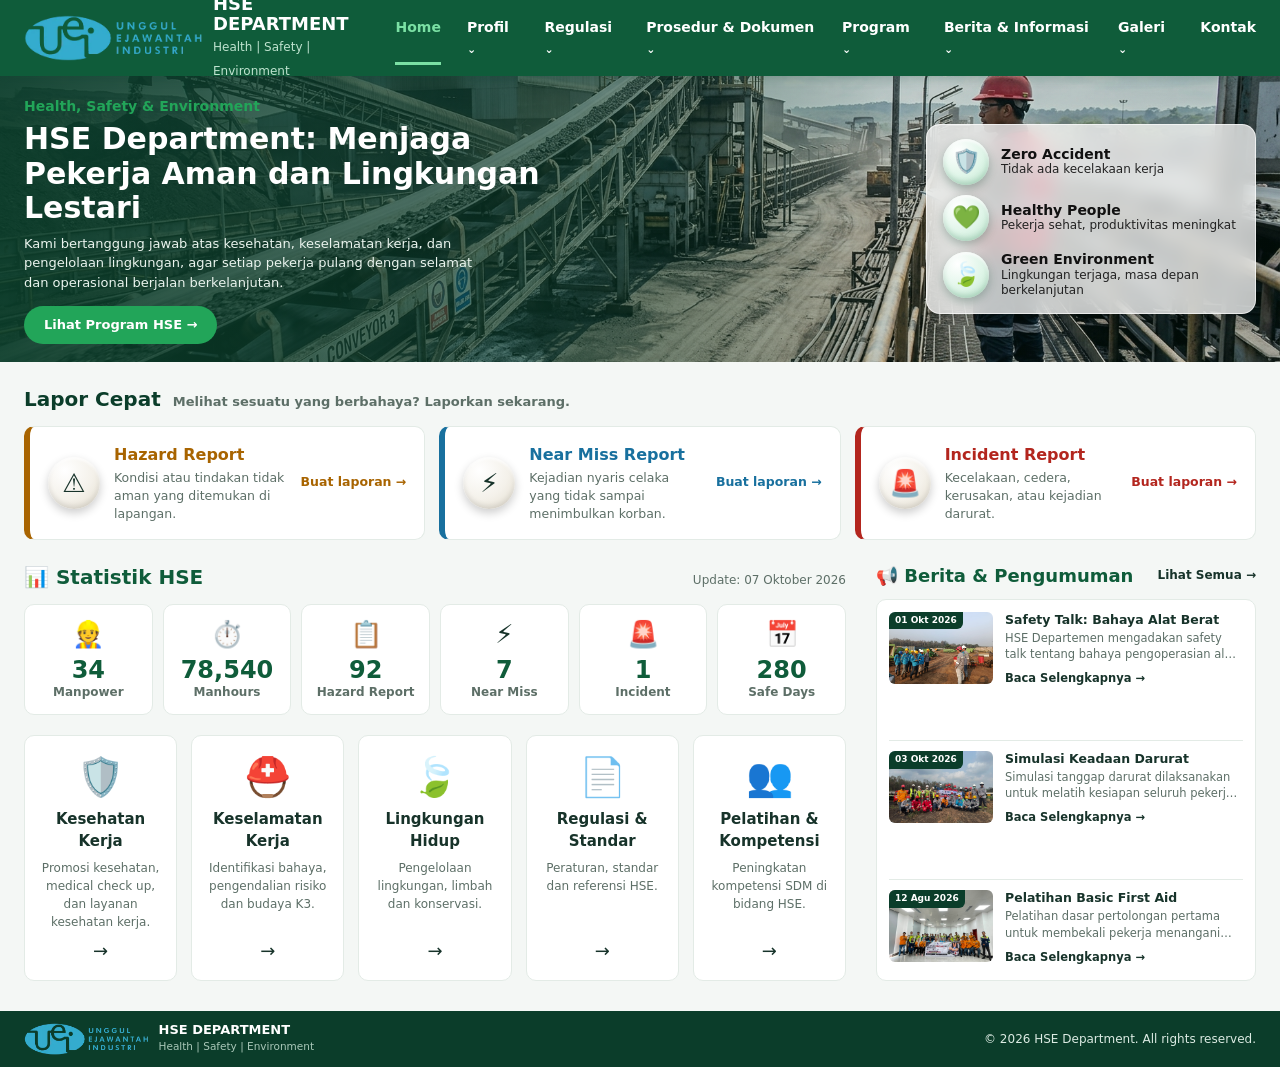
<file: index.html>
<!DOCTYPE html>
<html lang="id">
<head>
<meta charset="UTF-8">
<meta name="viewport" content="width=device-width, initial-scale=1">
<title>HSE Department | Menjaga Pekerja Aman dan Lingkungan Lestari</title>
<meta name="description" content="Portal HSE Department: kesehatan kerja, keselamatan kerja, dan lingkungan hidup.">
<link rel="stylesheet" href="assets/css/global.css">
<link rel="stylesheet" href="assets/css/home.css">
<link rel="stylesheet" href="assets/css/laporan.css">
</head>
<body>

<header class="site-header">
  <div class="wrap bar">
    <a class="brand" href="index.html">
      <img class="logo-img" src="assets/img/logo.png" alt="Logo HSE Department" height="46">
      <span><b>HSE DEPARTMENT</b><small>Health | Safety | Environment</small></span>
    </a>
    <button class="burger" aria-label="Menu" aria-expanded="false">&#9776;</button>
    <nav class="nav" aria-label="Menu utama">
      <ul>
        <li><a class="on" href="index.html">Home</a></li>
        <li class="dd"><a href="profil.html">Profil</a>
          <ul class="sub"><li><a href="profil.html#visi">Visi &amp; Misi</a></li><li><a href="profil.html#struktur">Struktur Organisasi</a></li></ul></li>
        <li class="dd"><a href="regulasi.html">Regulasi</a>
          <ul class="sub"><li><a href="regulasi.html#pemerintah">Peraturan Pemerintah</a></li><li><a href="regulasi.html#internal">Kebijakan Internal</a></li></ul></li>
        <li class="dd"><a href="dokumen.html">Prosedur &amp; Dokumen</a>
          <ul class="sub"><li><a href="dokumen.html#sop">SOP &amp; JSA</a></li><li><a href="dokumen.html#formulir">Formulir</a></li></ul></li>
        <li class="dd"><a href="program.html">Program</a>
          <ul class="sub"><li><a href="program.html#keselamatan">Program K3</a></li><li><a href="program.html#lingkungan">Program Lingkungan</a></li><li><a href="program.html#inspeksi">Inspeksi</a></li></ul></li>
        <li class="dd"><a href="berita.html">Berita &amp; Informasi</a>
          <ul class="sub"><li><a href="berita.html">Berita</a></li><li><a href="berita.html#pengumuman">Pengumuman</a></li></ul></li>
        <li class="dd"><a href="galeri.html">Galeri</a>
          <ul class="sub"><li><a href="galeri.html#foto">Foto</a></li><li><a href="galeri.html#video">Video</a></li></ul></li>
        <li><a href="kontak.html">Kontak</a></li>
      </ul>
    </nav>
  </div>
</header>

<main>
  <section class="hero">
    <div class="wrap hero-in">
      <div>
        <small>Health, Safety &amp; Environment</small>
        <h1>HSE Department: Menjaga Pekerja Aman dan Lingkungan Lestari</h1>
        <p>Kami bertanggung jawab atas kesehatan, keselamatan kerja, dan pengelolaan lingkungan, agar setiap pekerja pulang dengan selamat dan operasional berjalan berkelanjutan.</p>
        <a class="btn" href="program.html">Lihat Program HSE &rarr;</a>
      </div>
      <ul class="pillars">
        <li><i>&#128737;&#65039;</i><div><b>Zero Accident</b><span>Tidak ada kecelakaan kerja</span></div></li>
        <li><i>&#128154;</i><div><b>Healthy People</b><span>Pekerja sehat, produktivitas meningkat</span></div></li>
        <li><i>&#127811;</i><div><b>Green Environment</b><span>Lingkungan terjaga, masa depan berkelanjutan</span></div></li>
      </ul>
    </div>
  </section>

  <section class="wrap rpt" aria-label="Buat laporan">
    <h2 class="rpt-h">Lapor Cepat <span>Melihat sesuatu yang berbahaya? Laporkan sekarang.</span></h2>
    <div class="rpt-grid">
      <a class="rpt-card hz" href="hazard.html"><i>&#9888;&#65039;</i><div><b>Hazard Report</b><p>Kondisi atau tindakan tidak aman yang ditemukan di lapangan.</p></div><em>Buat laporan &rarr;</em></a>
      <a class="rpt-card nm" href="nearmiss.html"><i>&#9889;</i><div><b>Near Miss Report</b><p>Kejadian nyaris celaka yang tidak sampai menimbulkan korban.</p></div><em>Buat laporan &rarr;</em></a>
      <a class="rpt-card ic" href="incident.html"><i>&#128680;</i><div><b>Incident Report</b><p>Kecelakaan, cedera, kerusakan, atau kejadian darurat.</p></div><em>Buat laporan &rarr;</em></a>
    </div>
  </section>

  <div class="wrap layout">
    <div>
      <section class="stats-sec" aria-label="Statistik HSE">
        <div class="stats-h"><h2>&#128202; Statistik HSE</h2><span>Update: 07 Oktober 2026</span></div>
        <div class="stats">
          <div class="stat"><i>&#128119;</i><b>34</b><span>Manpower</span></div>
          <div class="stat"><i>&#9201;&#65039;</i><b>78,540</b><span>Manhours</span></div>
          <div class="stat"><i>&#128203;</i><b>92</b><span>Hazard Report</span></div>
          <div class="stat"><i>&#9889;</i><b>7</b><span>Near Miss</span></div>
          <div class="stat"><i>&#128680;</i><b>1</b><span>Incident</span></div>
          <div class="stat"><i>&#128197;</i><b>280</b><span>Safe Days</span></div>
        </div>
      </section>

      <section class="cats" aria-label="Kategori HSE">
        <a class="cat" href="program.html#kesehatan"><i>&#128737;&#65039;</i><b>Kesehatan Kerja</b><span>Promosi kesehatan, medical check up, dan layanan kesehatan kerja.</span><em>&rarr;</em></a>
        <a class="cat" href="program.html#keselamatan"><i>&#9937;&#65039;</i><b>Keselamatan Kerja</b><span>Identifikasi bahaya, pengendalian risiko dan budaya K3.</span><em>&rarr;</em></a>
        <a class="cat" href="program.html#lingkungan"><i>&#127811;</i><b>Lingkungan Hidup</b><span>Pengelolaan lingkungan, limbah dan konservasi.</span><em>&rarr;</em></a>
        <a class="cat" href="regulasi.html"><i>&#128196;</i><b>Regulasi &amp; Standar</b><span>Peraturan, standar dan referensi HSE.</span><em>&rarr;</em></a>
        <a class="cat" href="program.html#pelatihan"><i>&#128101;</i><b>Pelatihan &amp; Kompetensi</b><span>Peningkatan kompetensi SDM di bidang HSE.</span><em>&rarr;</em></a>
      </section>
    </div>

    <aside>
      <div class="sec-h"><h2>&#128226; Berita &amp; Pengumuman</h2><a href="berita.html">Lihat Semua &rarr;</a></div>
      <div class="panel news">
        <article class="item">
          <div class="thumb"><img src="assets/img/berita-1.jpg" alt="Safety Talk: Bahaya Alat Berat" width="104" height="72" loading="lazy" onerror="this.remove()"><time>01 Okt 2026</time></div>
          <div><h3>Safety Talk: Bahaya Alat Berat</h3><p>HSE Departemen mengadakan safety talk tentang bahaya pengoperasian alat berat dan pentingnya menjaga jarak aman di area kerja.</p><a class="more" href="berita.html">Baca Selengkapnya &rarr;</a></div>
        </article>
        <article class="item">
          <div class="thumb"><img src="assets/img/berita-2.jpg" alt="Simulasi Keadaan Darurat" width="104" height="72" loading="lazy" onerror="this.remove()"><time>03 Okt 2026</time></div>
          <div><h3>Simulasi Keadaan Darurat</h3><p>Simulasi tanggap darurat dilaksanakan untuk melatih kesiapan seluruh pekerja dalam prosedur evakuasi dan penanganan keadaan darurat.</p><a class="more" href="berita.html">Baca Selengkapnya &rarr;</a></div>
        </article>
        <article class="item">
          <div class="thumb"><img src="assets/img/berita-3.jpg" alt="Pelatihan Basic First Aid" width="104" height="72" loading="lazy" onerror="this.remove()"><time>12 Agu 2026</time></div>
          <div><h3>Pelatihan Basic First Aid</h3><p>Pelatihan dasar pertolongan pertama untuk membekali pekerja menangani kecelakaan kerja sebelum bantuan medis tiba.</p><a class="more" href="berita.html">Baca Selengkapnya &rarr;</a></div>
        </article>
      </div>
    </aside>
  </div>
</main>

<footer class="site-footer">
  <div class="wrap foot">
    <div class="brand">
      <img class="logo-img" src="assets/img/logo-footer.png" alt="Logo HSE Department" height="32">
      <span><b>HSE DEPARTMENT</b><small>Health | Safety | Environment</small></span>
    </div>
    <span class="copy">&copy; 2026 HSE Department. All rights reserved.</span>
  </div>
</footer>

<script src="assets/js/global.js"></script>
</body>
</html>
</file>
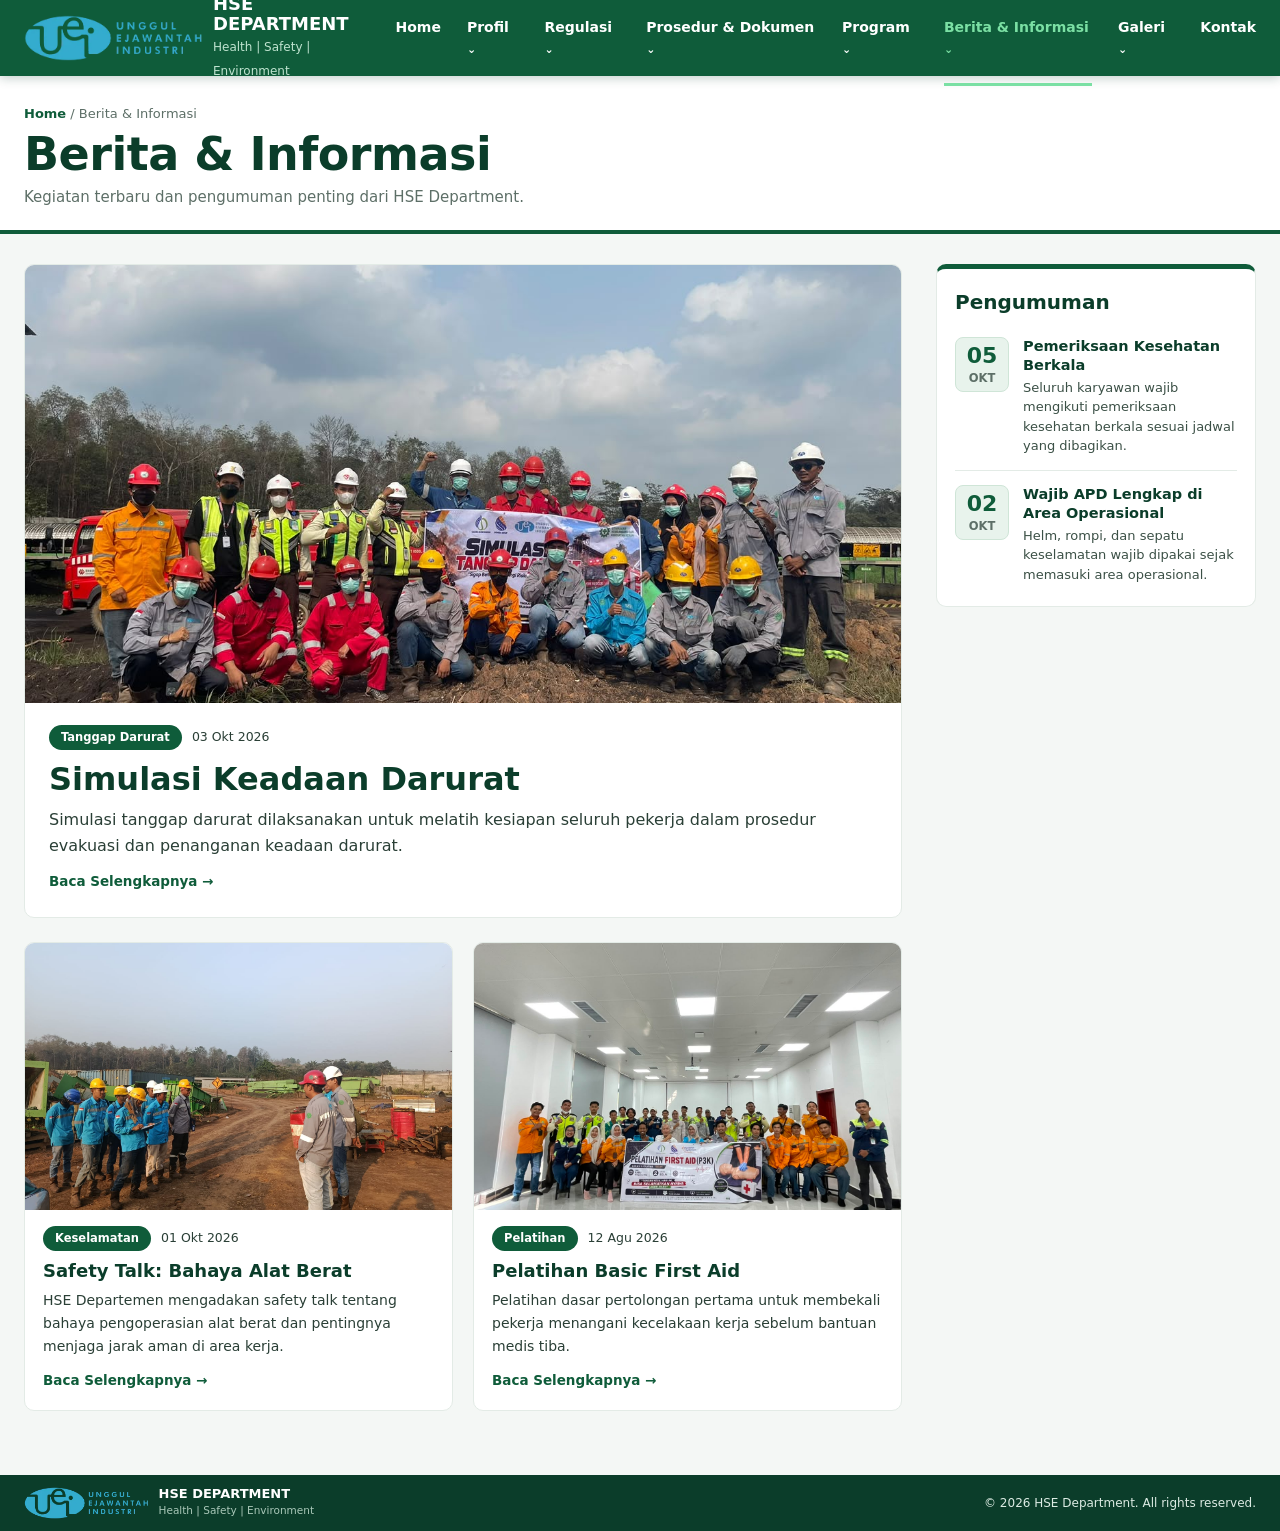
<file: berita.html>
<!DOCTYPE html>
<html lang="id">
<head>
<meta charset="UTF-8">
<meta name="viewport" content="width=device-width, initial-scale=1">
<title>Berita &amp; Informasi | HSE Department</title>
<meta name="description" content="Berita kegiatan dan pengumuman terbaru dari HSE Department.">
<link rel="stylesheet" href="assets/css/global.css">
<link rel="stylesheet" href="assets/css/berita.css">
</head>
<body>

<header class="site-header">
  <div class="wrap bar">
    <a class="brand" href="index.html">
      <img class="logo-img" src="assets/img/logo.png" alt="Logo HSE Department" height="46">
      <span><b>HSE DEPARTMENT</b><small>Health | Safety | Environment</small></span>
    </a>
    <button class="burger" aria-label="Menu" aria-expanded="false">&#9776;</button>
    <nav class="nav" aria-label="Menu utama">
      <ul>
        <li><a href="index.html">Home</a></li>
        <li class="dd"><a href="profil.html">Profil</a>
          <ul class="sub"><li><a href="profil.html#visi">Visi &amp; Misi</a></li><li><a href="profil.html#struktur">Struktur Organisasi</a></li></ul></li>
        <li class="dd"><a href="regulasi.html">Regulasi</a>
          <ul class="sub"><li><a href="regulasi.html#pemerintah">Peraturan Pemerintah</a></li><li><a href="regulasi.html#internal">Kebijakan Internal</a></li></ul></li>
        <li class="dd"><a href="dokumen.html">Prosedur &amp; Dokumen</a>
          <ul class="sub"><li><a href="dokumen.html#sop">SOP &amp; JSA</a></li><li><a href="dokumen.html#formulir">Formulir</a></li></ul></li>
        <li class="dd"><a href="program.html">Program</a>
          <ul class="sub"><li><a href="program.html#keselamatan">Program K3</a></li><li><a href="program.html#lingkungan">Program Lingkungan</a></li><li><a href="program.html#inspeksi">Inspeksi</a></li></ul></li>
        <li class="dd"><a class="on" href="berita.html">Berita &amp; Informasi</a>
          <ul class="sub"><li><a href="berita.html">Berita</a></li><li><a href="berita.html#pengumuman">Pengumuman</a></li></ul></li>
        <li class="dd"><a href="galeri.html">Galeri</a>
          <ul class="sub"><li><a href="galeri.html">Foto</a></li><li><a href="galeri.html#video">Video</a></li></ul></li>
        <li><a href="kontak.html">Kontak</a></li>
      </ul>
    </nav>
  </div>
</header>

<main>
  <section class="nw-head">
    <div class="wrap">
      <p class="crumb"><a href="index.html">Home</a> / Berita &amp; Informasi</p>
      <h1>Berita &amp; Informasi</h1>
      <p class="lead">Kegiatan terbaru dan pengumuman penting dari HSE Department.</p>
    </div>
  </section>

  <div class="wrap nw-body">

    <div class="nw-main" id="berita">

      <article class="feature">
        <div class="ph"><img src="assets/img/berita-2.jpg" alt="Simulasi Keadaan Darurat" onerror="this.remove()"></div>
        <div class="txt">
          <p class="meta"><span class="tag">Tanggap Darurat</span><time datetime="2026-10-03">03 Okt 2026</time></p>
          <h2>Simulasi Keadaan Darurat</h2>
          <p>Simulasi tanggap darurat dilaksanakan untuk melatih kesiapan seluruh pekerja dalam prosedur evakuasi dan penanganan keadaan darurat.</p>
          <details class="more"><summary>Baca Selengkapnya</summary>
            <div>
              <p>Kegiatan ini melatih pekerja mengenali tanda bahaya, menuju titik kumpul dengan tertib, dan melaporkan kondisi kepada petugas yang bertugas.</p>
              <p>Hasil simulasi dievaluasi bersama untuk memperbaiki prosedur dan memastikan setiap pekerja memahami perannya saat keadaan darurat terjadi.</p>
            </div>
          </details>
        </div>
      </article>

      <div class="nw-grid">
        <article class="card">
          <div class="ph"><img src="assets/img/berita-1.jpg" alt="Safety Talk: Bahaya Alat Berat" loading="lazy" onerror="this.remove()"></div>
          <div class="txt">
            <p class="meta"><span class="tag">Keselamatan</span><time datetime="2026-10-01">01 Okt 2026</time></p>
            <h3>Safety Talk: Bahaya Alat Berat</h3>
            <p>HSE Departemen mengadakan safety talk tentang bahaya pengoperasian alat berat dan pentingnya menjaga jarak aman di area kerja.</p>
            <details class="more"><summary>Baca Selengkapnya</summary>
              <div>
                <p>Pekerja diingatkan untuk selalu berkomunikasi dengan operator, tidak berdiri di area buta alat, dan mematuhi rambu serta jalur yang telah ditentukan.</p>
              </div>
            </details>
          </div>
        </article>

        <article class="card">
          <div class="ph"><img src="assets/img/berita-3.jpg" alt="Pelatihan Basic First Aid" loading="lazy" onerror="this.remove()"></div>
          <div class="txt">
            <p class="meta"><span class="tag">Pelatihan</span><time datetime="2026-08-12">12 Agu 2026</time></p>
            <h3>Pelatihan Basic First Aid</h3>
            <p>Pelatihan dasar pertolongan pertama untuk membekali pekerja menangani kecelakaan kerja sebelum bantuan medis tiba.</p>
            <details class="more"><summary>Baca Selengkapnya</summary>
              <div>
                <p>Materi mencakup penilaian kondisi korban, penanganan luka dan perdarahan, serta cara meminta bantuan medis dengan cepat dan tepat.</p>
              </div>
            </details>
          </div>
        </article>
      </div>

    </div>

    <aside class="board" id="pengumuman">
      <h2>Pengumuman</h2>
      <ul>
        <li><div class="date"><b>05</b><span>Okt</span></div><div><h3>Pemeriksaan Kesehatan Berkala</h3><p>Seluruh karyawan wajib mengikuti pemeriksaan kesehatan berkala sesuai jadwal yang dibagikan.</p></div></li>
        <li><div class="date"><b>02</b><span>Okt</span></div><div><h3>Wajib APD Lengkap di Area Operasional</h3><p>Helm, rompi, dan sepatu keselamatan wajib dipakai sejak memasuki area operasional.</p></div></li>
      </ul>
    </aside>

  </div>
</main>

<footer class="site-footer">
  <div class="wrap foot">
    <div class="brand">
      <img class="logo-img" src="assets/img/logo-footer.png" alt="Logo HSE Department" height="32">
      <span><b>HSE DEPARTMENT</b><small>Health | Safety | Environment</small></span>
    </div>
    <span class="copy">&copy; 2026 HSE Department. All rights reserved.</span>
  </div>
</footer>

<script src="assets/js/global.js"></script>
</body>
</html>
</file>
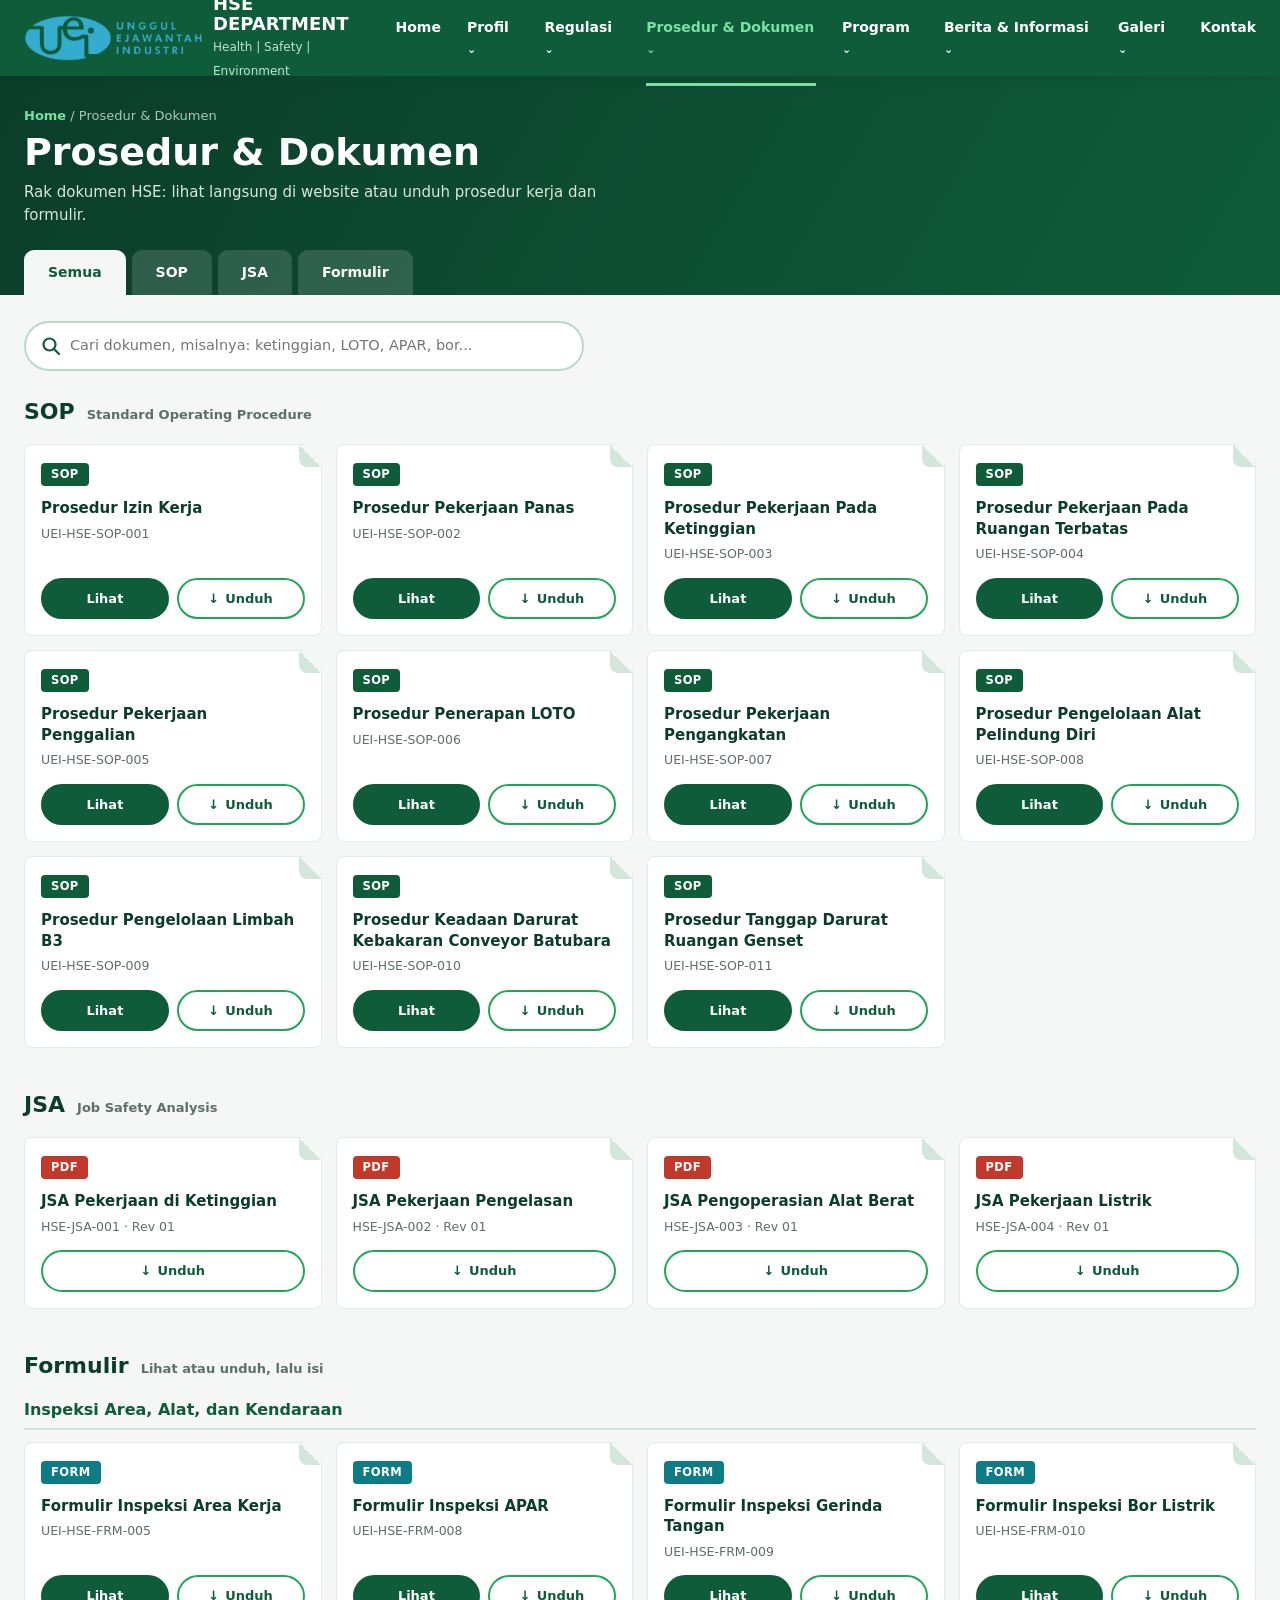
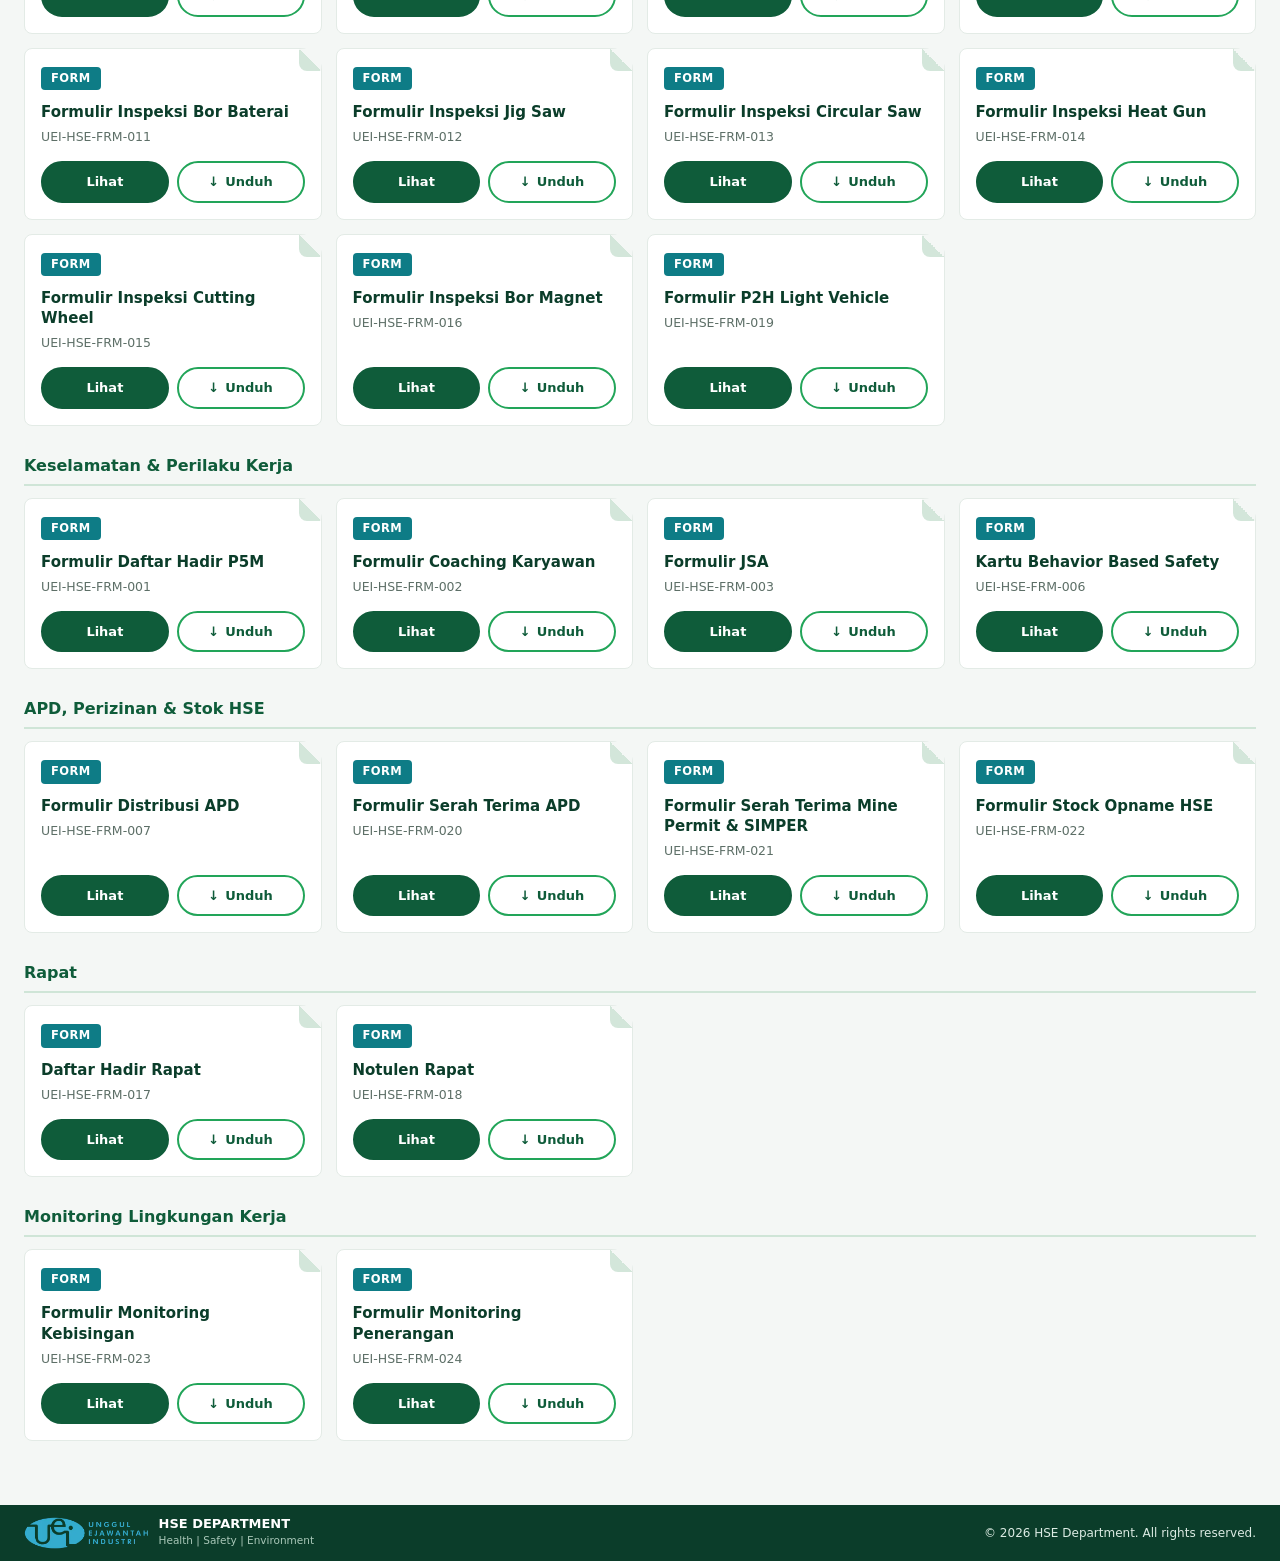
<file: dokumen.html>
<!DOCTYPE html>
<html lang="id">
<head>
<meta charset="UTF-8">
<meta name="viewport" content="width=device-width, initial-scale=1">
<title>Prosedur &amp; Dokumen | HSE Department</title>
<meta name="description" content="Rak dokumen HSE: SOP, JSA, dan formulir yang dapat dilihat dan diunduh.">
<link rel="stylesheet" href="assets/css/global.css">
<link rel="stylesheet" href="assets/css/dokumen.css">
</head>
<body>

<header class="site-header">
  <div class="wrap bar">
    <a class="brand" href="index.html">
      <img class="logo-img" src="assets/img/logo.png" alt="Logo HSE Department" height="46">
      <span><b>HSE DEPARTMENT</b><small>Health | Safety | Environment</small></span>
    </a>
    <button class="burger" aria-label="Menu" aria-expanded="false">&#9776;</button>
    <nav class="nav" aria-label="Menu utama">
      <ul>
        <li><a href="index.html">Home</a></li>
        <li class="dd"><a href="profil.html">Profil</a>
          <ul class="sub"><li><a href="profil.html#visi">Visi &amp; Misi</a></li><li><a href="profil.html#struktur">Struktur Organisasi</a></li></ul></li>
        <li class="dd"><a href="regulasi.html">Regulasi</a>
          <ul class="sub"><li><a href="regulasi.html#pemerintah">Peraturan Pemerintah</a></li><li><a href="regulasi.html#internal">Kebijakan Internal</a></li></ul></li>
        <li class="dd"><a class="on" href="dokumen.html">Prosedur &amp; Dokumen</a>
          <ul class="sub"><li><a href="dokumen.html#sop">SOP &amp; JSA</a></li><li><a href="dokumen.html#formulir">Formulir</a></li></ul></li>
        <li class="dd"><a href="program.html">Program</a>
          <ul class="sub"><li><a href="program.html#keselamatan">Program K3</a></li><li><a href="program.html#lingkungan">Program Lingkungan</a></li><li><a href="program.html#inspeksi">Inspeksi</a></li></ul></li>
        <li class="dd"><a href="berita.html">Berita &amp; Informasi</a>
          <ul class="sub"><li><a href="berita.html">Berita</a></li><li><a href="berita.html#pengumuman">Pengumuman</a></li></ul></li>
        <li class="dd"><a href="galeri.html">Galeri</a>
          <ul class="sub"><li><a href="galeri.html#foto">Foto</a></li><li><a href="galeri.html#video">Video</a></li></ul></li>
        <li><a href="kontak.html">Kontak</a></li>
      </ul>
    </nav>
  </div>
</header>

<main>
  <section class="dk-head">
    <div class="wrap">
      <p class="crumb"><a href="index.html">Home</a> / Prosedur &amp; Dokumen</p>
      <h1>Prosedur &amp; Dokumen</h1>
      <p class="lead">Rak dokumen HSE: lihat langsung di website atau unduh prosedur kerja dan formulir.</p>
      <div class="dk-tabs" role="group" aria-label="Kategori dokumen">
        <button class="act" data-k="all">Semua</button>
        <button data-k="sop">SOP</button>
        <button data-k="jsa">JSA</button>
        <button data-k="formulir">Formulir</button>
      </div>
    </div>
  </section>

  <div class="wrap dk-body">

    <div class="dk-search">
      <input id="dq" type="search" placeholder="Cari dokumen, misalnya: ketinggian, LOTO, APAR, bor..." aria-label="Cari dokumen" autocomplete="off">
    </div>

    <section class="dk-sec" id="sop">
      <h2>SOP <span>Standard Operating Procedure</span></h2>
      <ul class="docs" id="sop-list"></ul>
    </section>

    <section class="dk-sec" id="jsa">
      <h2>JSA <span>Job Safety Analysis</span></h2>
      <ul class="docs">
        <li class="doc"><span class="fmt pdf">PDF</span><b>JSA Pekerjaan di Ketinggian</b><span class="no">HSE-JSA-001 &middot; Rev 01</span><a class="dl" href="files/hse-jsa-001.pdf" download>Unduh</a></li>
        <li class="doc"><span class="fmt pdf">PDF</span><b>JSA Pekerjaan Pengelasan</b><span class="no">HSE-JSA-002 &middot; Rev 01</span><a class="dl" href="files/hse-jsa-002.pdf" download>Unduh</a></li>
        <li class="doc"><span class="fmt pdf">PDF</span><b>JSA Pengoperasian Alat Berat</b><span class="no">HSE-JSA-003 &middot; Rev 01</span><a class="dl" href="files/hse-jsa-003.pdf" download>Unduh</a></li>
        <li class="doc"><span class="fmt pdf">PDF</span><b>JSA Pekerjaan Listrik</b><span class="no">HSE-JSA-004 &middot; Rev 01</span><a class="dl" href="files/hse-jsa-004.pdf" download>Unduh</a></li>
      </ul>
    </section>

    <section class="dk-sec" id="formulir">
      <h2>Formulir <span>Lihat atau unduh, lalu isi</span></h2>
      <div id="form-groups"></div>
    </section>

    <p class="dk-empty" id="dq-empty" hidden>Tidak ada dokumen yang cocok. Coba kata kunci lain.</p>

  </div>

  <dialog id="viewer" aria-label="Baca dokumen">
    <div class="v-bar">
      <b id="vt"></b>
      <div class="v-act">
        <a id="v-docx" download>Unduh DOCX</a>
        <a id="v-pdf" download>Unduh PDF</a>
        <button id="vx" type="button">Tutup</button>
      </div>
    </div>
    <iframe id="vframe" title="Isi dokumen"></iframe>
  </dialog>
</main>

<footer class="site-footer">
  <div class="wrap foot">
    <div class="brand">
      <img class="logo-img" src="assets/img/logo-footer.png" alt="Logo HSE Department" height="32">
      <span><b>HSE DEPARTMENT</b><small>Health | Safety | Environment</small></span>
    </div>
    <span class="copy">&copy; 2026 HSE Department. All rights reserved.</span>
  </div>
</footer>

<script src="assets/js/global.js"></script>
<script>
// DAFTAR DOKUMEN
// Tulis nama file persis (tanpa .docx / .pdf). Untuk menambah dokumen, cukup tambah satu baris.
// Setiap dokumen ada dua file di foldernya: .docx (untuk diunduh) dan .pdf (untuk dilihat di web).
//   SOP      -> folder files/sop/
//   Formulir -> folder files/formulir/
const SOP = [
  'UEI-HSE-SOP-001 Prosedur Izin Kerja',
  'UEI-HSE-SOP-002 Prosedur Pekerjaan Panas',
  'UEI-HSE-SOP-003 Prosedur Pekerjaan Pada Ketinggian',
  'UEI-HSE-SOP-004 Prosedur Pekerjaan Pada Ruangan Terbatas',
  'UEI-HSE-SOP-005 Prosedur Pekerjaan Penggalian',
  'UEI-HSE-SOP-006 Prosedur Penerapan LOTO',
  'UEI-HSE-SOP-007 Prosedur Pekerjaan Pengangkatan',
  'UEI-HSE-SOP-008 Prosedur Pengelolaan Alat Pelindung Diri',
  'UEI-HSE-SOP-009 Prosedur Pengelolaan Limbah B3',
  'UEI-HSE-SOP-010 Prosedur Keadaan Darurat Kebakaran Conveyor Batubara',
  'UEI-HSE-SOP-011 Prosedur Tanggap Darurat Ruangan Genset'
];

const FORM = [
  { judul: 'Inspeksi Area, Alat, dan Kendaraan', files: [
    'UEI-HSE-FRM-005 (Formulir Inspeksi Area Kerja)',
    'UEI-HSE-FRM-008 (Formulir Inspeksi APAR)',
    'UEI-HSE-FRM-009 (Formulir Inspeksi Gerinda Tangan)',
    'UEI-HSE-FRM-010 (Formulir Inspeksi Bor Listrik)',
    'UEI-HSE-FRM-011 (Formulir Inspeksi Bor Baterai)',
    'UEI-HSE-FRM-012 (Formulir Inspeksi Jig Saw)',
    'UEI-HSE-FRM-013 (Formulir Inspeksi Circular Saw)',
    'UEI-HSE-FRM-014 (Formulir Inspeksi Heat Gun)',
    'UEI-HSE-FRM-015 (Formulir Inspeksi Cutting Wheel)',
    'UEI-HSE-FRM-016 (Formulir Inspeksi Bor Magnet)',
    'UEI-HSE-FRM-019 (Formulir P2H Light Vehicle)'
  ]},
  { judul: 'Keselamatan & Perilaku Kerja', files: [
    'UEI-HSE-FRM-001 (Formulir Daftar Hadir P5M)',
    'UEI-HSE-FRM-002 (Formulir Coaching Karyawan)',
    'UEI-HSE-FRM-003 (Formulir JSA)',
    'UEI-HSE-FRM-006 (Kartu Behavior Based Safety)'
  ]},
  { judul: 'APD, Perizinan & Stok HSE', files: [
    'UEI-HSE-FRM-007 (Formulir Distribusi APD)',
    'UEI-HSE-FRM-020 (Formulir Serah Terima APD)',
    'UEI-HSE-FRM-021 (Formulir Serah Termia Mine Permit & SIMPER)',
    'UEI-HSE-FRM-022 (Formulir Stock Opname HSE)'
  ]},
  { judul: 'Rapat', files: [
    'UEI-HSE-FRM-017 (Daftar Hadir Rapat)',
    'UEI-HSE-FRM-018 (Notulen Rapat)'
  ]},
  { judul: 'Monitoring Lingkungan Kerja', files: [
    'UEI-HSE-FRM-023 (Formulir Monitoring Kebisingan)',
    'UEI-HSE-FRM-024 (Formulir Monitoring Penerangan)'
  ]}
];

// Judul tampilan yang diperbaiki (kunci = kode dokumen). Nama file tetap seperti aslinya.
const JUDUL = {
  'UEI-HSE-FRM-021': 'Formulir Serah Terima Mine Permit & SIMPER'
};

const path = (folder, base, ext) => 'files/' + folder + '/' + encodeURIComponent(base) + '.' + ext;

// Susun satu kotak dokumen: Lihat + Unduh
function kartu(folder, base, badge) {
  const code = base.split(' ')[0];
  const judul = JUDUL[code] || base.slice(code.length + 1).replace(/^\(|\)$/g, '');
  const li = document.createElement('li');
  li.className = 'doc';
  li.innerHTML = '<span class="fmt"></span><b></b><span class="no"></span>' +
    '<div class="btns"><button type="button" class="vw">Lihat</button><a class="dl" download>Unduh</a></div>';
  const fm = li.querySelector('.fmt');
  fm.classList.add(badge.cls);
  fm.textContent = badge.txt;
  li.querySelector('b').textContent = judul;
  li.querySelector('.no').textContent = code;
  li.querySelector('.dl').href = path(folder, base, 'docx');
  li.querySelector('.vw').addEventListener('click', () => bukaDokumen(folder, base, code + ' ' + judul));
  return li;
}

SOP.forEach((b) => document.getElementById('sop-list').append(kartu('sop', b, { cls: 'sop', txt: 'SOP' })));

FORM.forEach((g) => {
  const wrap = document.createElement('div');
  wrap.className = 'fgrp';
  const h = document.createElement('h3');
  h.textContent = g.judul;
  const ul = document.createElement('ul');
  ul.className = 'docs';
  g.files.forEach((b) => ul.append(kartu('formulir', b, { cls: 'frm', txt: 'FORM' })));
  wrap.append(h, ul);
  document.getElementById('form-groups').append(wrap);
});

// Jendela baca (PDF). Di HP dibuka di tab baru.
const dlg = document.getElementById('viewer');
const frame = document.getElementById('vframe');
function bukaDokumen(folder, base, judul) {
  const pdf = path(folder, base, 'pdf');
  if (window.matchMedia('(hover: none) and (pointer: coarse)').matches) {
    window.open(pdf, '_blank', 'noopener');
    return;
  }
  document.getElementById('vt').textContent = judul;
  document.getElementById('v-docx').href = path(folder, base, 'docx');
  document.getElementById('v-pdf').href = pdf;
  frame.src = pdf;
  dlg.showModal();
}
document.getElementById('vx').addEventListener('click', () => dlg.close());
dlg.addEventListener('close', () => { frame.src = 'about:blank'; });
dlg.addEventListener('click', (e) => { if (e.target === dlg) dlg.close(); });

// Tab kategori dan pencarian
const tabs = document.querySelectorAll('.dk-tabs button');
const secs = document.querySelectorAll('.dk-sec');
const dq = document.getElementById('dq');
let kat = 'all';

function apply() {
  const t = dq.value.trim().toLowerCase();
  let tampil = 0;
  secs.forEach((s) => {
    const aktif = kat === 'all' || s.id === kat;
    let n = 0;
    s.querySelectorAll('.doc').forEach((d) => {
      const cocok = d.textContent.toLowerCase().includes(t);
      d.hidden = !cocok;
      if (cocok) n++;
    });
    s.hidden = !aktif || n === 0;
    if (aktif) tampil += n;
  });
  document.querySelectorAll('.fgrp').forEach((g) => { g.hidden = !g.querySelector('.doc:not([hidden])'); });
  document.getElementById('dq-empty').hidden = tampil > 0;
}
function show(k) {
  kat = k;
  tabs.forEach((x) => x.classList.toggle('act', x.dataset.k === k));
  apply();
}
function fromHash() {
  const h = location.hash.slice(1);
  if (['sop', 'jsa', 'formulir'].includes(h)) {
    show(h);
    document.getElementById(h).scrollIntoView();
  } else {
    show('all');
  }
}
tabs.forEach((x) => x.addEventListener('click', () => {
  show(x.dataset.k);
  history.replaceState(null, '', x.dataset.k === 'all' ? location.pathname : '#' + x.dataset.k);
}));
dq.addEventListener('input', apply);
window.addEventListener('hashchange', fromHash);
fromHash();
</script>
</body>
</html>
</file>
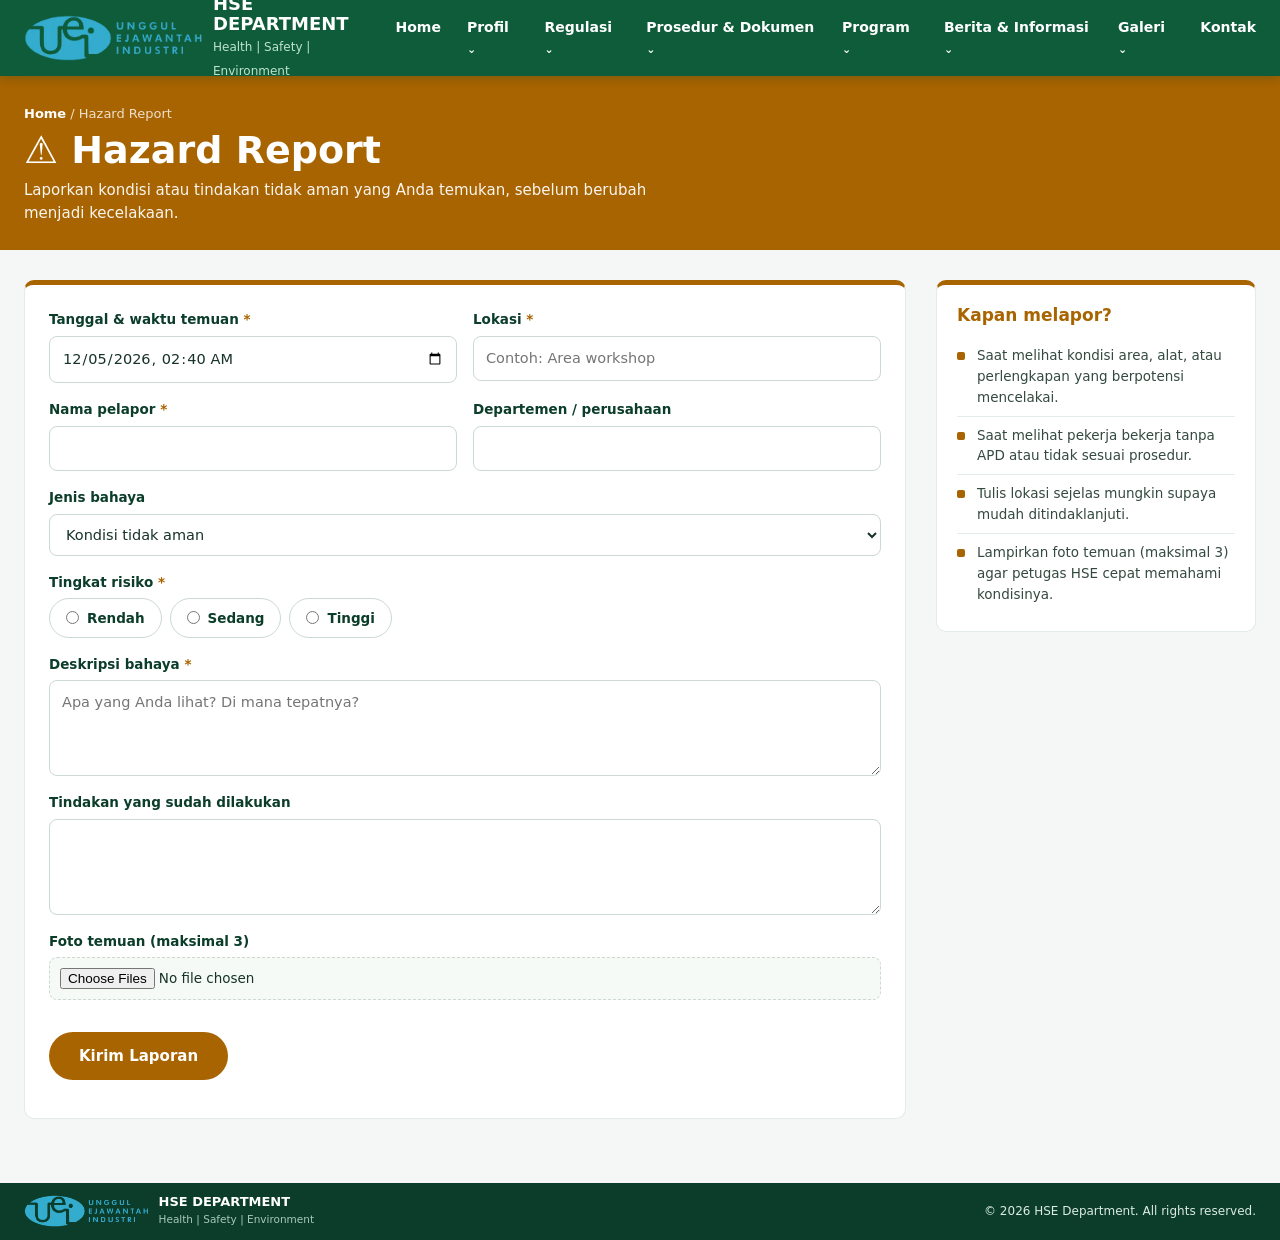
<file: hazard.html>
<!DOCTYPE html>
<html lang="id">
<head>
<meta charset="UTF-8">
<meta name="viewport" content="width=device-width, initial-scale=1">
<title>Hazard Report | HSE Department</title>
<meta name="description" content="Formulir laporan bahaya (hazard report) HSE Department.">
<link rel="stylesheet" href="assets/css/global.css">
<link rel="stylesheet" href="assets/css/laporan.css">
</head>
<body class="r-hazard">

<header class="site-header">
  <div class="wrap bar">
    <a class="brand" href="index.html">
      <img class="logo-img" src="assets/img/logo.png" alt="Logo HSE Department" height="46">
      <span><b>HSE DEPARTMENT</b><small>Health | Safety | Environment</small></span>
    </a>
    <button class="burger" aria-label="Menu" aria-expanded="false">&#9776;</button>
    <nav class="nav" aria-label="Menu utama">
      <ul>
        <li><a href="index.html">Home</a></li>
        <li class="dd"><a href="profil.html">Profil</a>
          <ul class="sub"><li><a href="profil.html#visi">Visi &amp; Misi</a></li><li><a href="profil.html#struktur">Struktur Organisasi</a></li></ul></li>
        <li class="dd"><a href="regulasi.html">Regulasi</a>
          <ul class="sub"><li><a href="regulasi.html#pemerintah">Peraturan Pemerintah</a></li><li><a href="regulasi.html#internal">Kebijakan Internal</a></li></ul></li>
        <li class="dd"><a href="dokumen.html">Prosedur &amp; Dokumen</a>
          <ul class="sub"><li><a href="dokumen.html#sop">SOP &amp; JSA</a></li><li><a href="dokumen.html#formulir">Formulir</a></li></ul></li>
        <li class="dd"><a href="program.html">Program</a>
          <ul class="sub"><li><a href="program.html#keselamatan">Program K3</a></li><li><a href="program.html#lingkungan">Program Lingkungan</a></li><li><a href="program.html#inspeksi">Inspeksi</a></li></ul></li>
        <li class="dd"><a href="berita.html">Berita &amp; Informasi</a>
          <ul class="sub"><li><a href="berita.html">Berita</a></li><li><a href="berita.html#pengumuman">Pengumuman</a></li></ul></li>
        <li class="dd"><a href="galeri.html">Galeri</a>
          <ul class="sub"><li><a href="galeri.html#foto">Foto</a></li><li><a href="galeri.html#video">Video</a></li></ul></li>
        <li><a href="kontak.html">Kontak</a></li>
      </ul>
    </nav>
  </div>
</header>

<main>
  <section class="rp-head">
    <div class="wrap">
      <p class="crumb"><a href="index.html">Home</a> / Hazard Report</p>
      <h1>&#9888;&#65039; Hazard Report</h1>
      <p class="lead">Laporkan kondisi atau tindakan tidak aman yang Anda temukan, sebelum berubah menjadi kecelakaan.</p>
    </div>
  </section>

  <div class="wrap rp-body">
    <form class="rp-form" id="rp" data-title="Hazard Report">
      <div class="row">
        <label><span class="req">Tanggal &amp; waktu temuan</span><input type="datetime-local" name="Tanggal dan waktu temuan" required></label>
        <label><span class="req">Lokasi</span><input name="Lokasi" placeholder="Contoh: Area workshop" required></label>
      </div>
      <div class="row">
        <label><span class="req">Nama pelapor</span><input name="Nama pelapor" required></label>
        <label>Departemen / perusahaan<input name="Departemen"></label>
      </div>
      <label>Jenis bahaya
        <select name="Jenis bahaya">
          <option>Kondisi tidak aman</option>
          <option>Tindakan tidak aman</option>
          <option>Alat / peralatan</option>
          <option>Lingkungan kerja</option>
        </select>
      </label>
      <div class="grp">
        <span class="lbl req">Tingkat risiko</span>
        <div class="opts">
          <label class="opt"><input type="radio" name="Tingkat risiko" value="Rendah" required> Rendah</label>
          <label class="opt"><input type="radio" name="Tingkat risiko" value="Sedang"> Sedang</label>
          <label class="opt"><input type="radio" name="Tingkat risiko" value="Tinggi"> Tinggi</label>
        </div>
      </div>
      <label><span class="req">Deskripsi bahaya</span><textarea name="Deskripsi bahaya" placeholder="Apa yang Anda lihat? Di mana tepatnya?" required></textarea></label>
      <label>Tindakan yang sudah dilakukan<textarea name="Tindakan yang sudah dilakukan"></textarea></label>
      <label>Foto temuan (maksimal 3)<input type="file" id="foto" accept="image/*" multiple></label>
      <div class="prev" id="prev"></div>
      <input class="hp" name="Website" tabindex="-1" autocomplete="off" aria-hidden="true">
      <button class="rp-btn" type="submit">Kirim Laporan</button>
      <p id="st" role="status"></p>
    </form>

    <aside class="rp-tips">
      <h2>Kapan melapor?</h2>
      <ul>
        <li>Saat melihat kondisi area, alat, atau perlengkapan yang berpotensi mencelakai.</li>
        <li>Saat melihat pekerja bekerja tanpa APD atau tidak sesuai prosedur.</li>
        <li>Tulis lokasi sejelas mungkin supaya mudah ditindaklanjuti.</li>
        <li>Lampirkan foto temuan (maksimal 3) agar petugas HSE cepat memahami kondisinya.</li>
      </ul>
    </aside>
  </div>
</main>

<footer class="site-footer">
  <div class="wrap foot">
    <div class="brand">
      <img class="logo-img" src="assets/img/logo-footer.png" alt="Logo HSE Department" height="32">
      <span><b>HSE DEPARTMENT</b><small>Health | Safety | Environment</small></span>
    </div>
    <span class="copy">&copy; 2026 HSE Department. All rights reserved.</span>
  </div>
</footer>

<script src="assets/js/global.js"></script>
<script src="assets/js/laporan.js"></script>
</body>
</html>
</file>
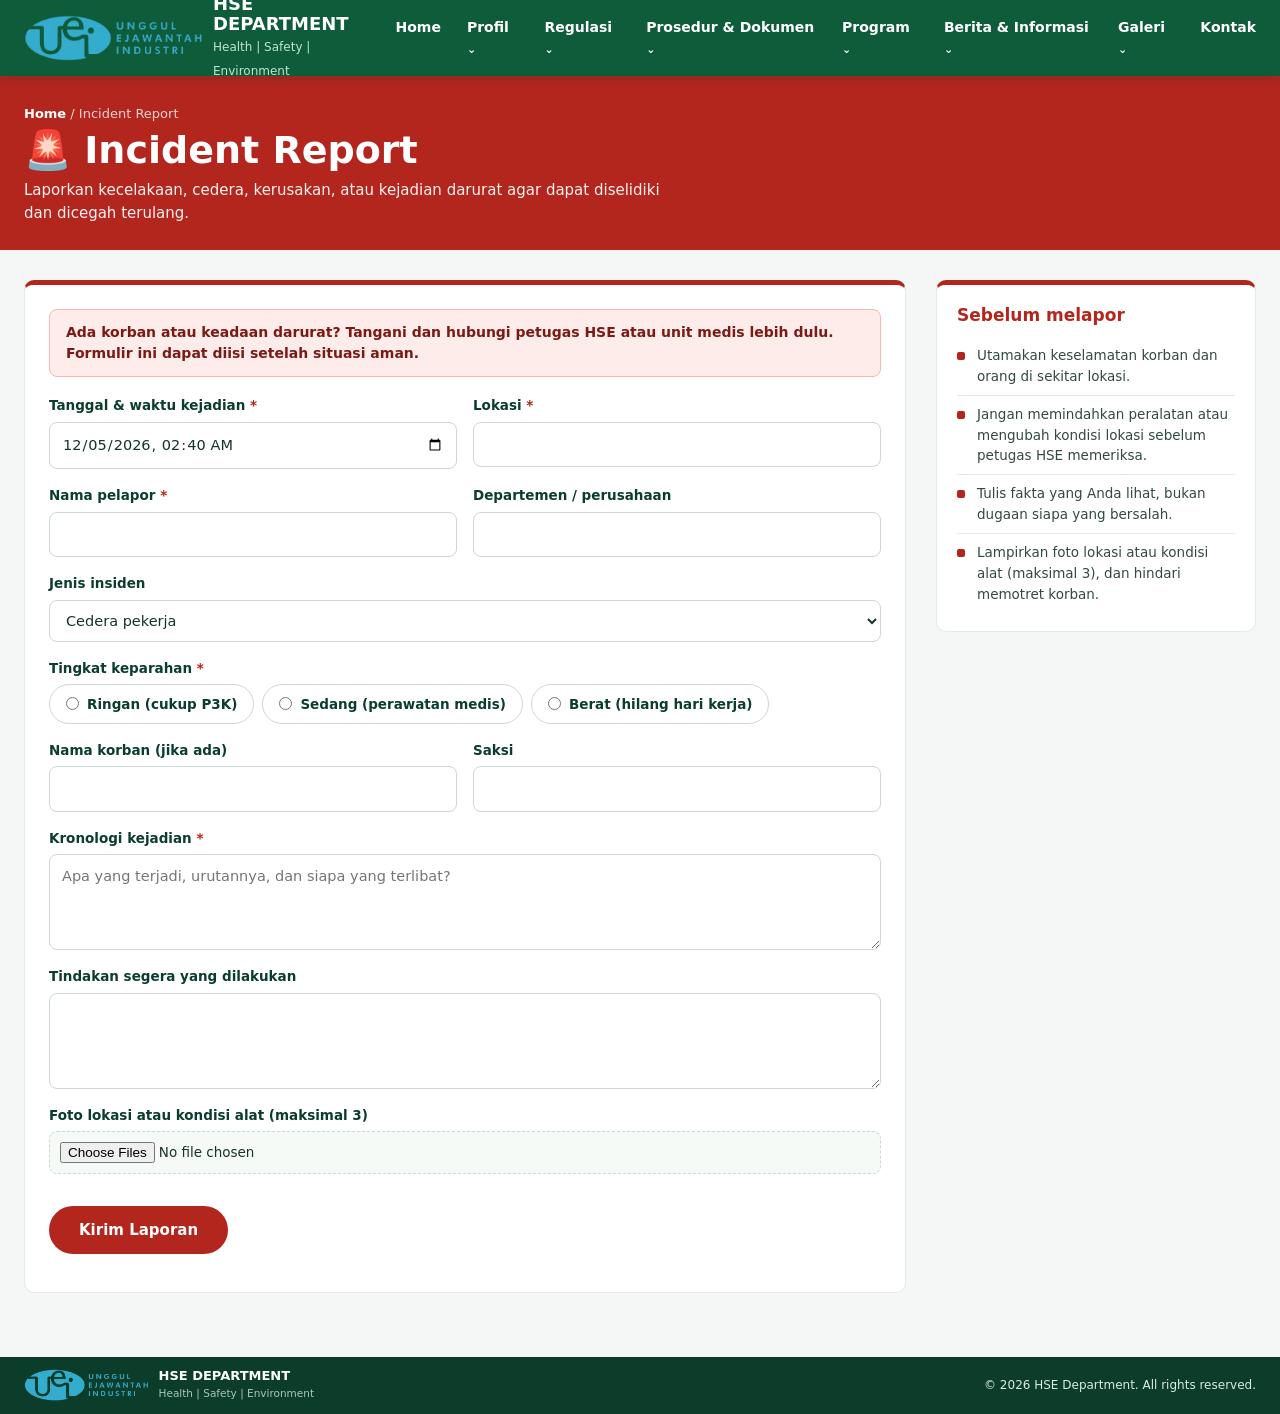
<file: incident.html>
<!DOCTYPE html>
<html lang="id">
<head>
<meta charset="UTF-8">
<meta name="viewport" content="width=device-width, initial-scale=1">
<title>Incident Report | HSE Department</title>
<meta name="description" content="Formulir laporan insiden dan kecelakaan kerja HSE Department.">
<link rel="stylesheet" href="assets/css/global.css">
<link rel="stylesheet" href="assets/css/laporan.css">
</head>
<body class="r-inc">

<header class="site-header">
  <div class="wrap bar">
    <a class="brand" href="index.html">
      <img class="logo-img" src="assets/img/logo.png" alt="Logo HSE Department" height="46">
      <span><b>HSE DEPARTMENT</b><small>Health | Safety | Environment</small></span>
    </a>
    <button class="burger" aria-label="Menu" aria-expanded="false">&#9776;</button>
    <nav class="nav" aria-label="Menu utama">
      <ul>
        <li><a href="index.html">Home</a></li>
        <li class="dd"><a href="profil.html">Profil</a>
          <ul class="sub"><li><a href="profil.html#visi">Visi &amp; Misi</a></li><li><a href="profil.html#struktur">Struktur Organisasi</a></li></ul></li>
        <li class="dd"><a href="regulasi.html">Regulasi</a>
          <ul class="sub"><li><a href="regulasi.html#pemerintah">Peraturan Pemerintah</a></li><li><a href="regulasi.html#internal">Kebijakan Internal</a></li></ul></li>
        <li class="dd"><a href="dokumen.html">Prosedur &amp; Dokumen</a>
          <ul class="sub"><li><a href="dokumen.html#sop">SOP &amp; JSA</a></li><li><a href="dokumen.html#formulir">Formulir</a></li></ul></li>
        <li class="dd"><a href="program.html">Program</a>
          <ul class="sub"><li><a href="program.html#keselamatan">Program K3</a></li><li><a href="program.html#lingkungan">Program Lingkungan</a></li><li><a href="program.html#inspeksi">Inspeksi</a></li></ul></li>
        <li class="dd"><a href="berita.html">Berita &amp; Informasi</a>
          <ul class="sub"><li><a href="berita.html">Berita</a></li><li><a href="berita.html#pengumuman">Pengumuman</a></li></ul></li>
        <li class="dd"><a href="galeri.html">Galeri</a>
          <ul class="sub"><li><a href="galeri.html#foto">Foto</a></li><li><a href="galeri.html#video">Video</a></li></ul></li>
        <li><a href="kontak.html">Kontak</a></li>
      </ul>
    </nav>
  </div>
</header>

<main>
  <section class="rp-head">
    <div class="wrap">
      <p class="crumb"><a href="index.html">Home</a> / Incident Report</p>
      <h1>&#128680; Incident Report</h1>
      <p class="lead">Laporkan kecelakaan, cedera, kerusakan, atau kejadian darurat agar dapat diselidiki dan dicegah terulang.</p>
    </div>
  </section>

  <div class="wrap rp-body">
    <form class="rp-form" id="rp" data-title="Incident Report">
      <p class="rp-alert">Ada korban atau keadaan darurat? Tangani dan hubungi petugas HSE atau unit medis lebih dulu. Formulir ini dapat diisi setelah situasi aman.</p>
      <div class="row">
        <label><span class="req">Tanggal &amp; waktu kejadian</span><input type="datetime-local" name="Tanggal dan waktu kejadian" required></label>
        <label><span class="req">Lokasi</span><input name="Lokasi" required></label>
      </div>
      <div class="row">
        <label><span class="req">Nama pelapor</span><input name="Nama pelapor" required></label>
        <label>Departemen / perusahaan<input name="Departemen atau perusahaan"></label>
      </div>
      <label>Jenis insiden
        <select name="Jenis insiden">
          <option>Cedera pekerja</option>
          <option>Kerusakan alat / properti</option>
          <option>Kebakaran / ledakan</option>
          <option>Tumpahan / pencemaran lingkungan</option>
          <option>Kecelakaan kendaraan</option>
          <option>Lainnya</option>
        </select>
      </label>
      <div class="grp">
        <span class="lbl req">Tingkat keparahan</span>
        <div class="opts">
          <label class="opt"><input type="radio" name="Tingkat keparahan" value="Ringan (cukup P3K)" required> Ringan (cukup P3K)</label>
          <label class="opt"><input type="radio" name="Tingkat keparahan" value="Sedang (perawatan medis)"> Sedang (perawatan medis)</label>
          <label class="opt"><input type="radio" name="Tingkat keparahan" value="Berat (hilang hari kerja)"> Berat (hilang hari kerja)</label>
        </div>
      </div>
      <div class="row">
        <label>Nama korban (jika ada)<input name="Nama korban"></label>
        <label>Saksi<input name="Saksi"></label>
      </div>
      <label><span class="req">Kronologi kejadian</span><textarea name="Kronologi kejadian" placeholder="Apa yang terjadi, urutannya, dan siapa yang terlibat?" required></textarea></label>
      <label>Tindakan segera yang dilakukan<textarea name="Tindakan segera"></textarea></label>
      <label>Foto lokasi atau kondisi alat (maksimal 3)<input type="file" id="foto" accept="image/*" multiple></label>
      <div class="prev" id="prev"></div>
      <input class="hp" name="Website" tabindex="-1" autocomplete="off" aria-hidden="true">
      <button class="rp-btn" type="submit">Kirim Laporan</button>
      <p id="st" role="status"></p>
    </form>

    <aside class="rp-tips">
      <h2>Sebelum melapor</h2>
      <ul>
        <li>Utamakan keselamatan korban dan orang di sekitar lokasi.</li>
        <li>Jangan memindahkan peralatan atau mengubah kondisi lokasi sebelum petugas HSE memeriksa.</li>
        <li>Tulis fakta yang Anda lihat, bukan dugaan siapa yang bersalah.</li>
        <li>Lampirkan foto lokasi atau kondisi alat (maksimal 3), dan hindari memotret korban.</li>
      </ul>
    </aside>
  </div>
</main>

<footer class="site-footer">
  <div class="wrap foot">
    <div class="brand">
      <img class="logo-img" src="assets/img/logo-footer.png" alt="Logo HSE Department" height="32">
      <span><b>HSE DEPARTMENT</b><small>Health | Safety | Environment</small></span>
    </div>
    <span class="copy">&copy; 2026 HSE Department. All rights reserved.</span>
  </div>
</footer>

<script src="assets/js/global.js"></script>
<script src="assets/js/laporan.js"></script>
</body>
</html>
</file>
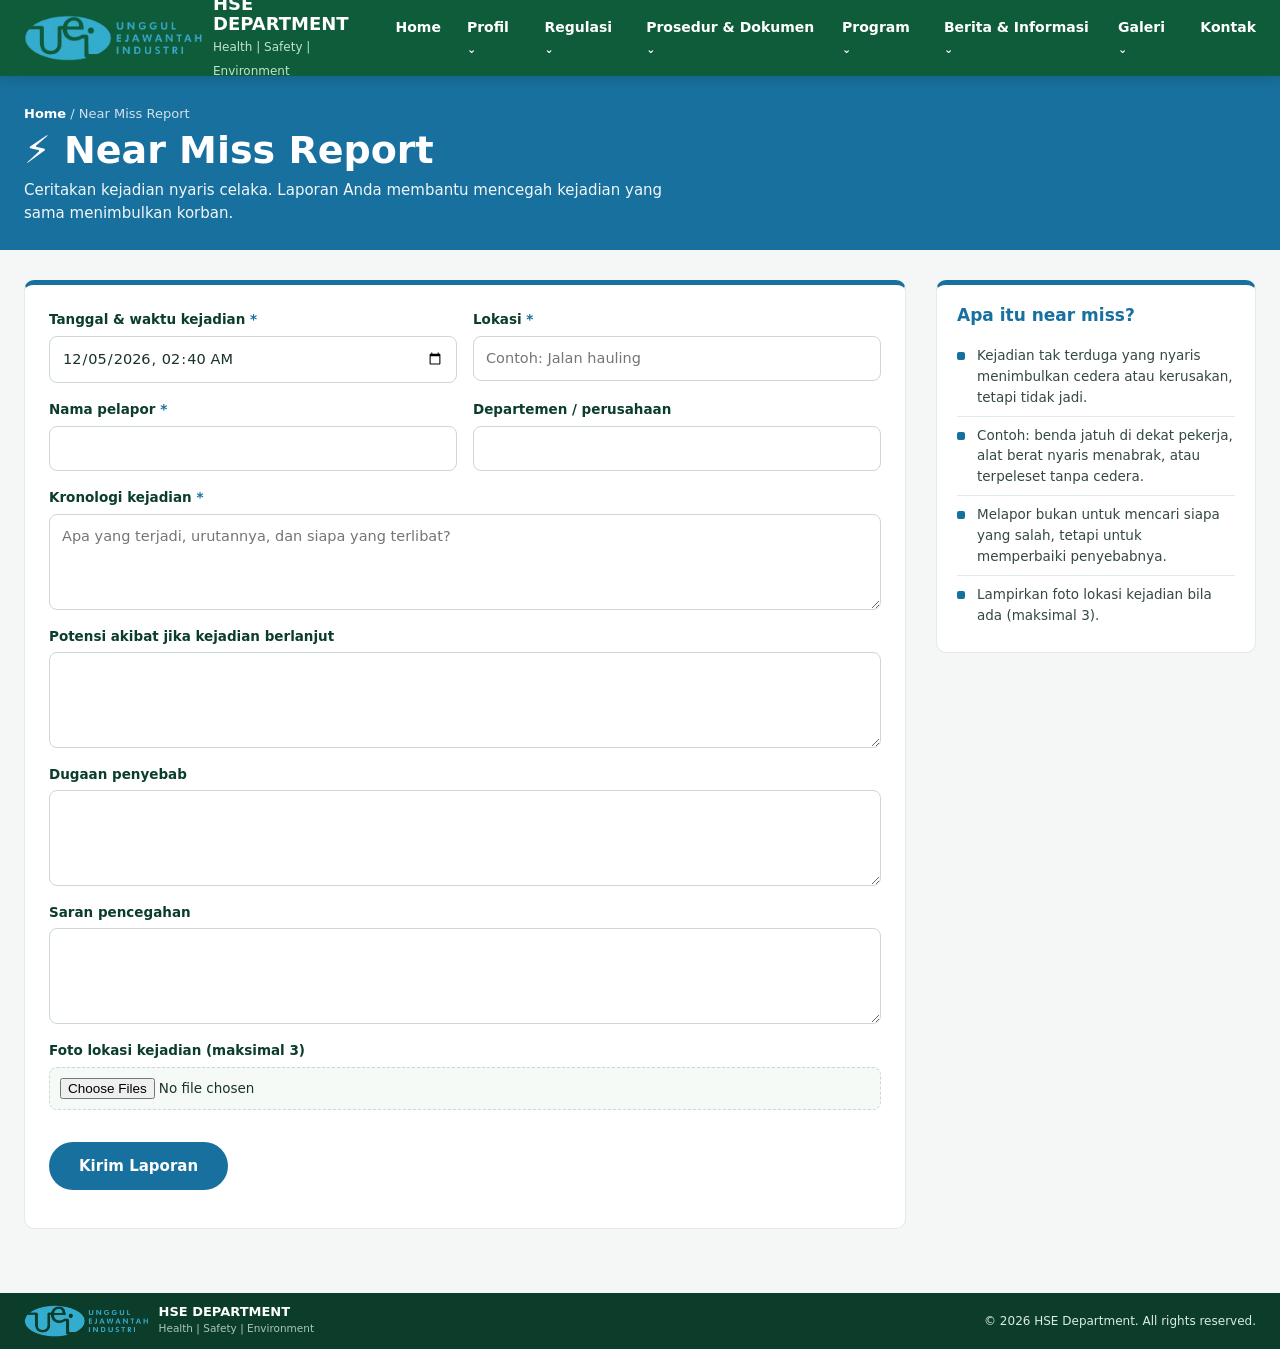
<file: nearmiss.html>
<!DOCTYPE html>
<html lang="id">
<head>
<meta charset="UTF-8">
<meta name="viewport" content="width=device-width, initial-scale=1">
<title>Near Miss Report | HSE Department</title>
<meta name="description" content="Formulir laporan kejadian nyaris celaka (near miss) HSE Department.">
<link rel="stylesheet" href="assets/css/global.css">
<link rel="stylesheet" href="assets/css/laporan.css">
</head>
<body class="r-near">

<header class="site-header">
  <div class="wrap bar">
    <a class="brand" href="index.html">
      <img class="logo-img" src="assets/img/logo.png" alt="Logo HSE Department" height="46">
      <span><b>HSE DEPARTMENT</b><small>Health | Safety | Environment</small></span>
    </a>
    <button class="burger" aria-label="Menu" aria-expanded="false">&#9776;</button>
    <nav class="nav" aria-label="Menu utama">
      <ul>
        <li><a href="index.html">Home</a></li>
        <li class="dd"><a href="profil.html">Profil</a>
          <ul class="sub"><li><a href="profil.html#visi">Visi &amp; Misi</a></li><li><a href="profil.html#struktur">Struktur Organisasi</a></li></ul></li>
        <li class="dd"><a href="regulasi.html">Regulasi</a>
          <ul class="sub"><li><a href="regulasi.html#pemerintah">Peraturan Pemerintah</a></li><li><a href="regulasi.html#internal">Kebijakan Internal</a></li></ul></li>
        <li class="dd"><a href="dokumen.html">Prosedur &amp; Dokumen</a>
          <ul class="sub"><li><a href="dokumen.html#sop">SOP &amp; JSA</a></li><li><a href="dokumen.html#formulir">Formulir</a></li></ul></li>
        <li class="dd"><a href="program.html">Program</a>
          <ul class="sub"><li><a href="program.html#keselamatan">Program K3</a></li><li><a href="program.html#lingkungan">Program Lingkungan</a></li><li><a href="program.html#inspeksi">Inspeksi</a></li></ul></li>
        <li class="dd"><a href="berita.html">Berita &amp; Informasi</a>
          <ul class="sub"><li><a href="berita.html">Berita</a></li><li><a href="berita.html#pengumuman">Pengumuman</a></li></ul></li>
        <li class="dd"><a href="galeri.html">Galeri</a>
          <ul class="sub"><li><a href="galeri.html#foto">Foto</a></li><li><a href="galeri.html#video">Video</a></li></ul></li>
        <li><a href="kontak.html">Kontak</a></li>
      </ul>
    </nav>
  </div>
</header>

<main>
  <section class="rp-head">
    <div class="wrap">
      <p class="crumb"><a href="index.html">Home</a> / Near Miss Report</p>
      <h1>&#9889; Near Miss Report</h1>
      <p class="lead">Ceritakan kejadian nyaris celaka. Laporan Anda membantu mencegah kejadian yang sama menimbulkan korban.</p>
    </div>
  </section>

  <div class="wrap rp-body">
    <form class="rp-form" id="rp" data-title="Near Miss Report">
      <div class="row">
        <label><span class="req">Tanggal &amp; waktu kejadian</span><input type="datetime-local" name="Tanggal dan waktu kejadian" required></label>
        <label><span class="req">Lokasi</span><input name="Lokasi" placeholder="Contoh: Jalan hauling" required></label>
      </div>
      <div class="row">
        <label><span class="req">Nama pelapor</span><input name="Nama pelapor" required></label>
        <label>Departemen / perusahaan<input name="Departemen atau perusahaan"></label>
      </div>
      <label><span class="req">Kronologi kejadian</span><textarea name="Kronologi kejadian" placeholder="Apa yang terjadi, urutannya, dan siapa yang terlibat?" required></textarea></label>
      <label>Potensi akibat jika kejadian berlanjut<textarea name="Potensi akibat"></textarea></label>
      <label>Dugaan penyebab<textarea name="Dugaan penyebab"></textarea></label>
      <label>Saran pencegahan<textarea name="Saran pencegahan"></textarea></label>
      <label>Foto lokasi kejadian (maksimal 3)<input type="file" id="foto" accept="image/*" multiple></label>
      <div class="prev" id="prev"></div>
      <input class="hp" name="Website" tabindex="-1" autocomplete="off" aria-hidden="true">
      <button class="rp-btn" type="submit">Kirim Laporan</button>
      <p id="st" role="status"></p>
    </form>

    <aside class="rp-tips">
      <h2>Apa itu near miss?</h2>
      <ul>
        <li>Kejadian tak terduga yang nyaris menimbulkan cedera atau kerusakan, tetapi tidak jadi.</li>
        <li>Contoh: benda jatuh di dekat pekerja, alat berat nyaris menabrak, atau terpeleset tanpa cedera.</li>
        <li>Melapor bukan untuk mencari siapa yang salah, tetapi untuk memperbaiki penyebabnya.</li>
        <li>Lampirkan foto lokasi kejadian bila ada (maksimal 3).</li>
      </ul>
    </aside>
  </div>
</main>

<footer class="site-footer">
  <div class="wrap foot">
    <div class="brand">
      <img class="logo-img" src="assets/img/logo-footer.png" alt="Logo HSE Department" height="32">
      <span><b>HSE DEPARTMENT</b><small>Health | Safety | Environment</small></span>
    </div>
    <span class="copy">&copy; 2026 HSE Department. All rights reserved.</span>
  </div>
</footer>

<script src="assets/js/global.js"></script>
<script src="assets/js/laporan.js"></script>
</body>
</html>
</file>
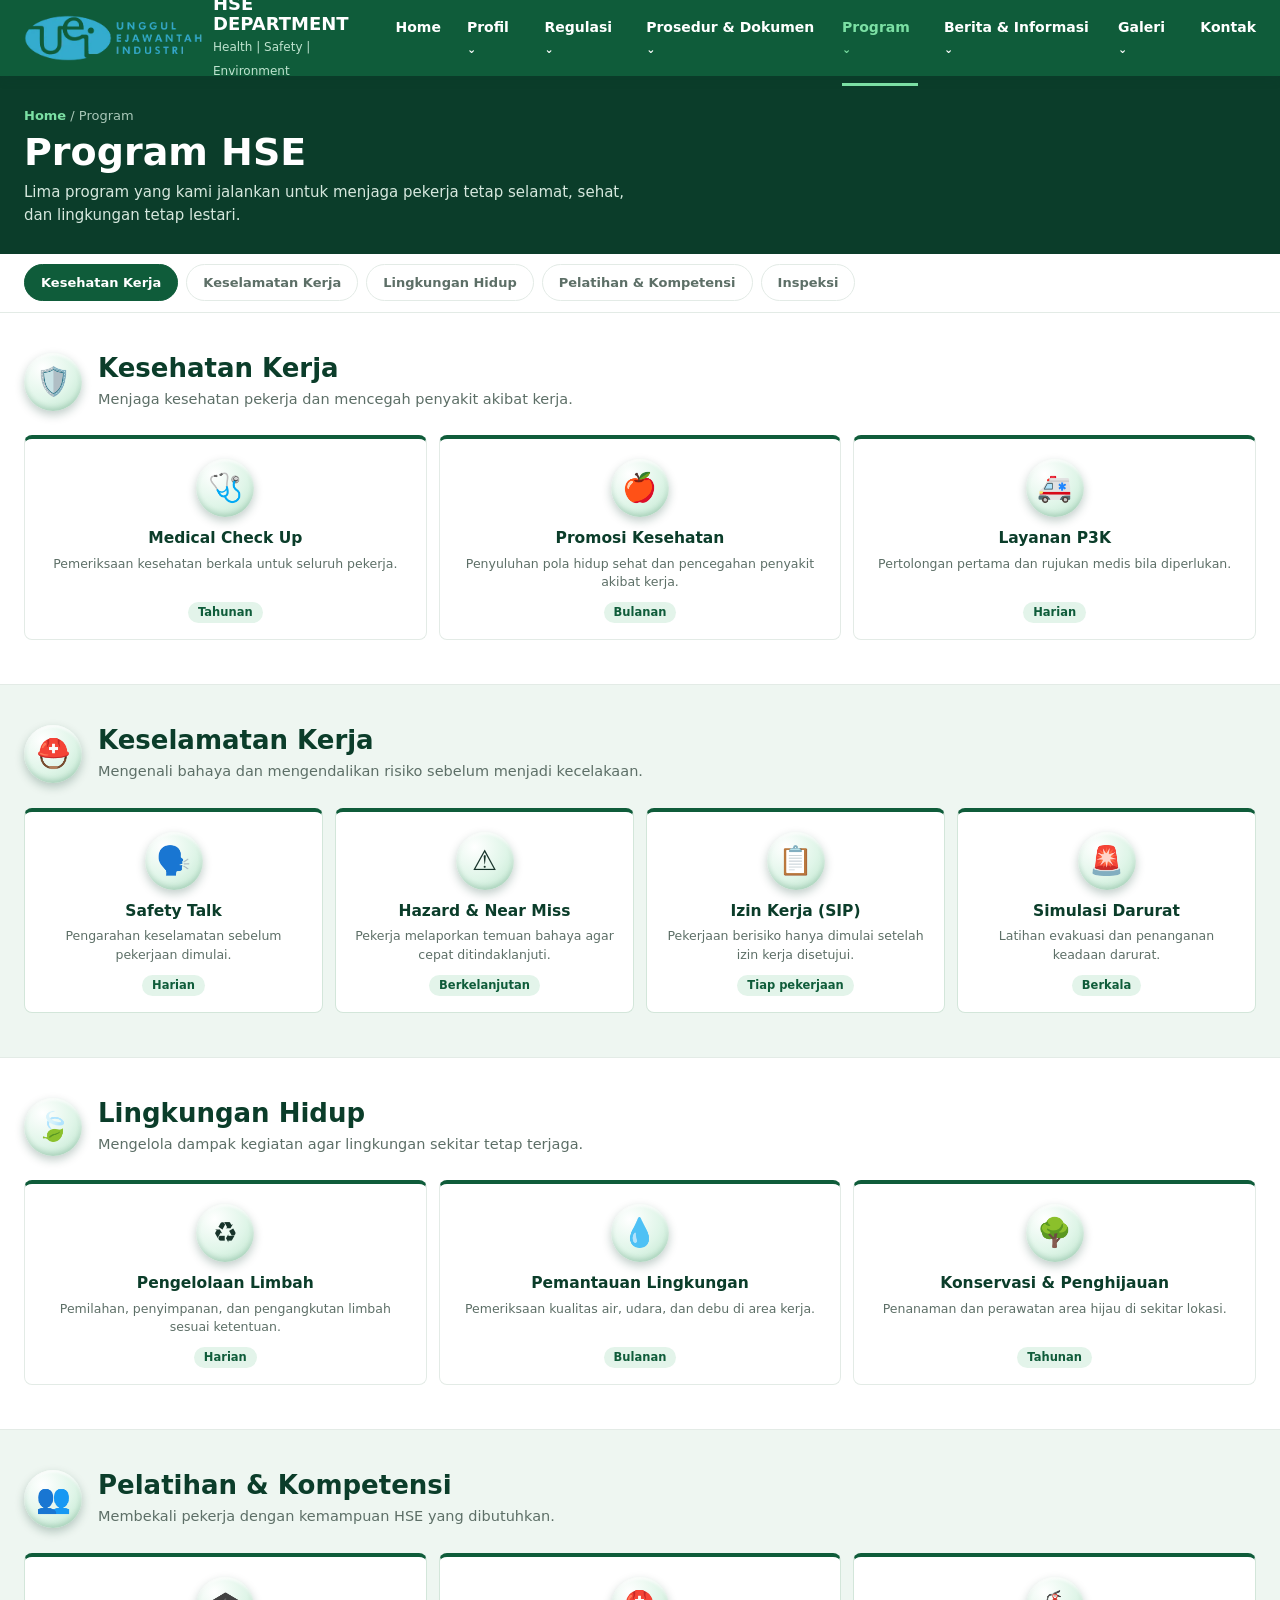
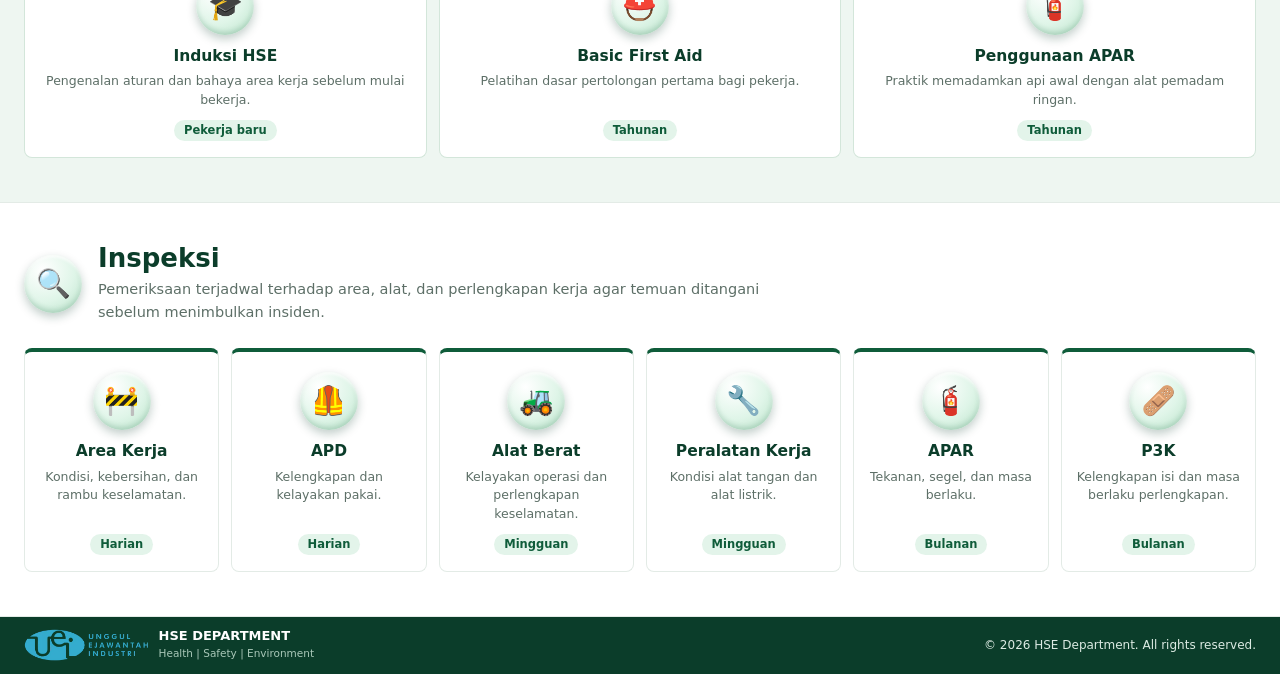
<file: program.html>
<!DOCTYPE html>
<html lang="id">
<head>
<meta charset="UTF-8">
<meta name="viewport" content="width=device-width, initial-scale=1">
<title>Program | HSE Department</title>
<meta name="description" content="Program HSE Department: kesehatan kerja, keselamatan kerja, lingkungan hidup, pelatihan, dan inspeksi.">
<link rel="stylesheet" href="assets/css/global.css">
<link rel="stylesheet" href="assets/css/program.css">
</head>
<body>

<header class="site-header">
  <div class="wrap bar">
    <a class="brand" href="index.html">
      <img class="logo-img" src="assets/img/logo.png" alt="Logo HSE Department" height="46">
      <span><b>HSE DEPARTMENT</b><small>Health | Safety | Environment</small></span>
    </a>
    <button class="burger" aria-label="Menu" aria-expanded="false">&#9776;</button>
    <nav class="nav" aria-label="Menu utama">
      <ul>
        <li><a href="index.html">Home</a></li>
        <li class="dd"><a href="profil.html">Profil</a>
          <ul class="sub"><li><a href="profil.html#visi">Visi &amp; Misi</a></li><li><a href="profil.html#struktur">Struktur Organisasi</a></li></ul></li>
        <li class="dd"><a href="regulasi.html">Regulasi</a>
          <ul class="sub"><li><a href="regulasi.html">Peraturan Pemerintah</a></li><li><a href="regulasi.html#internal">Kebijakan Internal</a></li></ul></li>
        <li class="dd"><a href="dokumen.html">Prosedur &amp; Dokumen</a>
          <ul class="sub"><li><a href="dokumen.html">SOP &amp; JSA</a></li><li><a href="dokumen.html#formulir">Formulir</a></li></ul></li>
        <li class="dd"><a class="on" href="program.html">Program</a>
          <ul class="sub"><li><a href="program.html#keselamatan">Program K3</a></li><li><a href="program.html#lingkungan">Program Lingkungan</a></li><li><a href="program.html#inspeksi">Inspeksi</a></li></ul></li>
        <li class="dd"><a href="berita.html">Berita &amp; Informasi</a>
          <ul class="sub"><li><a href="berita.html">Berita</a></li><li><a href="berita.html#pengumuman">Pengumuman</a></li></ul></li>
        <li class="dd"><a href="galeri.html">Galeri</a>
          <ul class="sub"><li><a href="galeri.html">Foto</a></li><li><a href="galeri.html#video">Video</a></li></ul></li>
        <li><a href="kontak.html">Kontak</a></li>
      </ul>
    </nav>
  </div>
</header>

<main>
  <section class="pg-head">
    <div class="wrap">
      <p class="crumb"><a href="index.html">Home</a> / Program</p>
      <h1>Program HSE</h1>
      <p>Lima program yang kami jalankan untuk menjaga pekerja tetap selamat, sehat, dan lingkungan tetap lestari.</p>
    </div>
  </section>

  <nav class="pg-chips" aria-label="Pilih program">
    <div class="wrap">
      <a href="#kesehatan" class="act">Kesehatan Kerja</a>
      <a href="#keselamatan">Keselamatan Kerja</a>
      <a href="#lingkungan">Lingkungan Hidup</a>
      <a href="#pelatihan">Pelatihan &amp; Kompetensi</a>
      <a href="#inspeksi">Inspeksi</a>
    </div>
  </nav>

  <section class="prog" id="kesehatan">
    <div class="wrap">
      <div class="prog-label">
        <i>&#128737;&#65039;</i>
        <div><h2>Kesehatan Kerja</h2><p>Menjaga kesehatan pekerja dan mencegah penyakit akibat kerja.</p></div>
      </div>
      <ul class="cards">
        <li><i>&#129658;</i><b>Medical Check Up</b><p>Pemeriksaan kesehatan berkala untuk seluruh pekerja.</p><em>Tahunan</em></li>
        <li><i>&#127822;</i><b>Promosi Kesehatan</b><p>Penyuluhan pola hidup sehat dan pencegahan penyakit akibat kerja.</p><em>Bulanan</em></li>
        <li><i>&#128657;</i><b>Layanan P3K</b><p>Pertolongan pertama dan rujukan medis bila diperlukan.</p><em>Harian</em></li>
      </ul>
    </div>
  </section>

  <section class="prog alt" id="keselamatan">
    <div class="wrap">
      <div class="prog-label">
        <i>&#9937;&#65039;</i>
        <div><h2>Keselamatan Kerja</h2><p>Mengenali bahaya dan mengendalikan risiko sebelum menjadi kecelakaan.</p></div>
      </div>
      <ul class="cards">
        <li><i>&#128483;&#65039;</i><b>Safety Talk</b><p>Pengarahan keselamatan sebelum pekerjaan dimulai.</p><em>Harian</em></li>
        <li><i>&#9888;&#65039;</i><b>Hazard &amp; Near Miss</b><p>Pekerja melaporkan temuan bahaya agar cepat ditindaklanjuti.</p><em>Berkelanjutan</em></li>
        <li><i>&#128203;</i><b>Izin Kerja (SIP)</b><p>Pekerjaan berisiko hanya dimulai setelah izin kerja disetujui.</p><em>Tiap pekerjaan</em></li>
        <li><i>&#128680;</i><b>Simulasi Darurat</b><p>Latihan evakuasi dan penanganan keadaan darurat.</p><em>Berkala</em></li>
      </ul>
    </div>
  </section>

  <section class="prog" id="lingkungan">
    <div class="wrap">
      <div class="prog-label">
        <i>&#127811;</i>
        <div><h2>Lingkungan Hidup</h2><p>Mengelola dampak kegiatan agar lingkungan sekitar tetap terjaga.</p></div>
      </div>
      <ul class="cards">
        <li><i>&#9851;&#65039;</i><b>Pengelolaan Limbah</b><p>Pemilahan, penyimpanan, dan pengangkutan limbah sesuai ketentuan.</p><em>Harian</em></li>
        <li><i>&#128167;</i><b>Pemantauan Lingkungan</b><p>Pemeriksaan kualitas air, udara, dan debu di area kerja.</p><em>Bulanan</em></li>
        <li><i>&#127795;</i><b>Konservasi &amp; Penghijauan</b><p>Penanaman dan perawatan area hijau di sekitar lokasi.</p><em>Tahunan</em></li>
      </ul>
    </div>
  </section>

  <section class="prog alt" id="pelatihan">
    <div class="wrap">
      <div class="prog-label">
        <i>&#128101;</i>
        <div><h2>Pelatihan &amp; Kompetensi</h2><p>Membekali pekerja dengan kemampuan HSE yang dibutuhkan.</p></div>
      </div>
      <ul class="cards">
        <li><i>&#127891;</i><b>Induksi HSE</b><p>Pengenalan aturan dan bahaya area kerja sebelum mulai bekerja.</p><em>Pekerja baru</em></li>
        <li><i>&#9937;&#65039;</i><b>Basic First Aid</b><p>Pelatihan dasar pertolongan pertama bagi pekerja.</p><em>Tahunan</em></li>
        <li><i>&#129519;</i><b>Penggunaan APAR</b><p>Praktik memadamkan api awal dengan alat pemadam ringan.</p><em>Tahunan</em></li>
      </ul>
    </div>
  </section>

  <section class="prog" id="inspeksi">
    <div class="wrap">
      <div class="prog-label">
        <i>&#128269;</i>
        <div><h2>Inspeksi</h2><p>Pemeriksaan terjadwal terhadap area, alat, dan perlengkapan kerja agar temuan ditangani sebelum menimbulkan insiden.</p></div>
      </div>
      <ul class="cards">
        <li><i>&#128679;</i><b>Area Kerja</b><p>Kondisi, kebersihan, dan rambu keselamatan.</p><em>Harian</em></li>
        <li><i>&#129466;</i><b>APD</b><p>Kelengkapan dan kelayakan pakai.</p><em>Harian</em></li>
        <li><i>&#128668;</i><b>Alat Berat</b><p>Kelayakan operasi dan perlengkapan keselamatan.</p><em>Mingguan</em></li>
        <li><i>&#128295;</i><b>Peralatan Kerja</b><p>Kondisi alat tangan dan alat listrik.</p><em>Mingguan</em></li>
        <li><i>&#129519;</i><b>APAR</b><p>Tekanan, segel, dan masa berlaku.</p><em>Bulanan</em></li>
        <li><i>&#129657;</i><b>P3K</b><p>Kelengkapan isi dan masa berlaku perlengkapan.</p><em>Bulanan</em></li>
      </ul>
    </div>
  </section>
</main>

<footer class="site-footer">
  <div class="wrap foot">
    <div class="brand">
      <img class="logo-img" src="assets/img/logo-footer.png" alt="Logo HSE Department" height="32">
      <span><b>HSE DEPARTMENT</b><small>Health | Safety | Environment</small></span>
    </div>
    <span class="copy">&copy; 2026 HSE Department. All rights reserved.</span>
  </div>
</footer>

<script src="assets/js/global.js"></script>
<script>
// Tandai pilihan program sesuai bagian yang sedang dibaca
const chips = document.querySelectorAll('.pg-chips a');
const io = new IntersectionObserver((es) => {
  es.forEach((e) => {
    if (e.isIntersecting) chips.forEach((c) => c.classList.toggle('act', c.getAttribute('href') === '#' + e.target.id));
  });
}, { rootMargin: '-35% 0px -55% 0px' });
document.querySelectorAll('.prog').forEach((s) => io.observe(s));
</script>
</body>
</html>
</file>
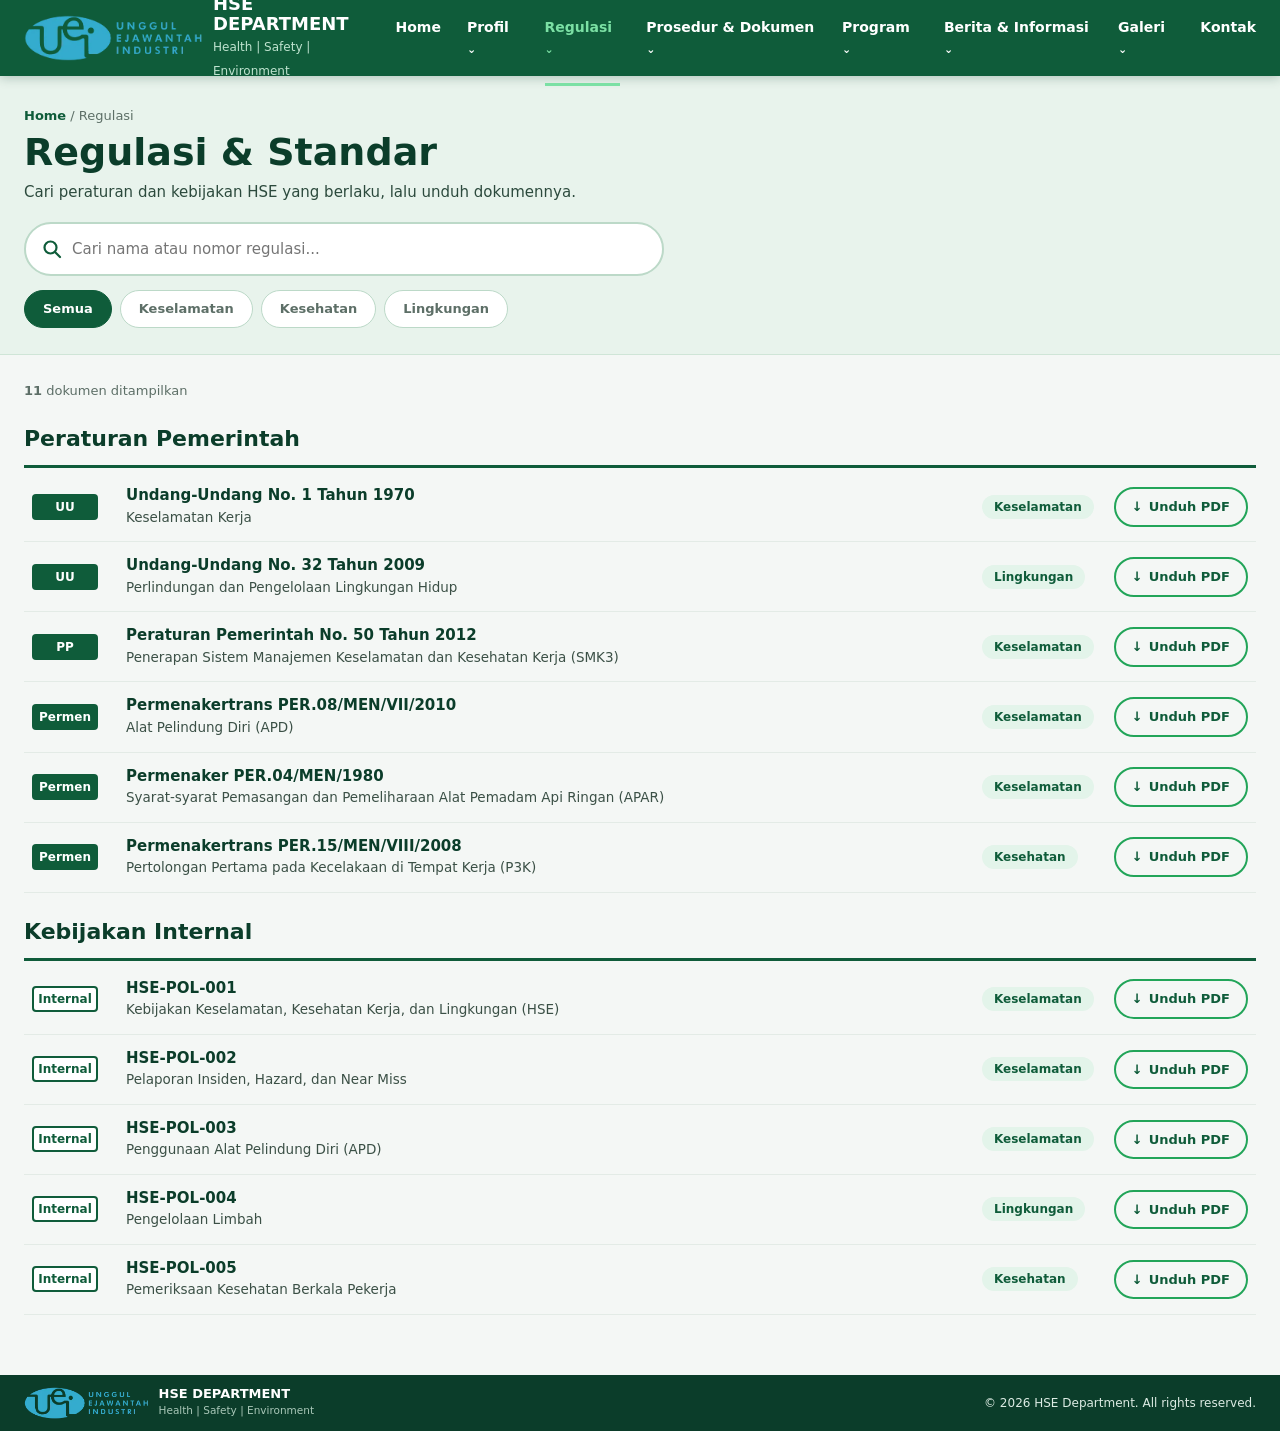
<file: regulasi.html>
<!DOCTYPE html>
<html lang="id">
<head>
<meta charset="UTF-8">
<meta name="viewport" content="width=device-width, initial-scale=1">
<title>Regulasi | HSE Department</title>
<meta name="description" content="Pustaka regulasi HSE: peraturan pemerintah dan kebijakan internal tentang keselamatan, kesehatan kerja, dan lingkungan.">
<link rel="stylesheet" href="assets/css/global.css">
<link rel="stylesheet" href="assets/css/regulasi.css">
</head>
<body>

<header class="site-header">
  <div class="wrap bar">
    <a class="brand" href="index.html">
      <img class="logo-img" src="assets/img/logo.png" alt="Logo HSE Department" height="46">
      <span><b>HSE DEPARTMENT</b><small>Health | Safety | Environment</small></span>
    </a>
    <button class="burger" aria-label="Menu" aria-expanded="false">&#9776;</button>
    <nav class="nav" aria-label="Menu utama">
      <ul>
        <li><a href="index.html">Home</a></li>
        <li class="dd"><a href="profil.html">Profil</a>
          <ul class="sub"><li><a href="profil.html#visi">Visi &amp; Misi</a></li><li><a href="profil.html#struktur">Struktur Organisasi</a></li></ul></li>
        <li class="dd"><a class="on" href="regulasi.html">Regulasi</a>
          <ul class="sub"><li><a href="regulasi.html#pemerintah">Peraturan Pemerintah</a></li><li><a href="regulasi.html#internal">Kebijakan Internal</a></li></ul></li>
        <li class="dd"><a href="dokumen.html">Prosedur &amp; Dokumen</a>
          <ul class="sub"><li><a href="dokumen.html">SOP &amp; JSA</a></li><li><a href="dokumen.html#formulir">Formulir</a></li></ul></li>
        <li class="dd"><a href="program.html">Program</a>
          <ul class="sub"><li><a href="program.html#keselamatan">Program K3</a></li><li><a href="program.html#lingkungan">Program Lingkungan</a></li><li><a href="program.html#inspeksi">Inspeksi</a></li></ul></li>
        <li class="dd"><a href="berita.html">Berita &amp; Informasi</a>
          <ul class="sub"><li><a href="berita.html">Berita</a></li><li><a href="berita.html#pengumuman">Pengumuman</a></li></ul></li>
        <li class="dd"><a href="galeri.html">Galeri</a>
          <ul class="sub"><li><a href="galeri.html">Foto</a></li><li><a href="galeri.html#video">Video</a></li></ul></li>
        <li><a href="kontak.html">Kontak</a></li>
      </ul>
    </nav>
  </div>
</header>

<main>
  <section class="rg-head">
    <div class="wrap">
      <p class="crumb"><a href="index.html">Home</a> / Regulasi</p>
      <h1>Regulasi &amp; Standar</h1>
      <p class="lead">Cari peraturan dan kebijakan HSE yang berlaku, lalu unduh dokumennya.</p>
      <div class="rg-search">
        <input id="q" type="search" placeholder="Cari nama atau nomor regulasi..." aria-label="Cari regulasi" autocomplete="off">
      </div>
      <div class="rg-chips" role="group" aria-label="Kategori">
        <button class="act" data-cat="all">Semua</button>
        <button data-cat="keselamatan">Keselamatan</button>
        <button data-cat="kesehatan">Kesehatan</button>
        <button data-cat="lingkungan">Lingkungan</button>
      </div>
    </div>
  </section>

  <div class="wrap rg-body">
    <p class="rg-count"><b id="count">11</b> dokumen ditampilkan</p>

    <section class="rg-sec" id="pemerintah">
      <h2>Peraturan Pemerintah</h2>
      <ul class="rg-list">
        <li class="reg" data-cat="keselamatan"><span class="type">UU</span><div class="reg-t"><b>Undang-Undang No. 1 Tahun 1970</b><p>Keselamatan Kerja</p></div><span class="cat">Keselamatan</span><a class="dl" href="files/uu-1-1970.pdf" download>Unduh PDF</a></li>
        <li class="reg" data-cat="lingkungan"><span class="type">UU</span><div class="reg-t"><b>Undang-Undang No. 32 Tahun 2009</b><p>Perlindungan dan Pengelolaan Lingkungan Hidup</p></div><span class="cat">Lingkungan</span><a class="dl" href="files/uu-32-2009.pdf" download>Unduh PDF</a></li>
        <li class="reg" data-cat="keselamatan"><span class="type">PP</span><div class="reg-t"><b>Peraturan Pemerintah No. 50 Tahun 2012</b><p>Penerapan Sistem Manajemen Keselamatan dan Kesehatan Kerja (SMK3)</p></div><span class="cat">Keselamatan</span><a class="dl" href="files/pp-50-2012.pdf" download>Unduh PDF</a></li>
        <li class="reg" data-cat="keselamatan"><span class="type">Permen</span><div class="reg-t"><b>Permenakertrans PER.08/MEN/VII/2010</b><p>Alat Pelindung Diri (APD)</p></div><span class="cat">Keselamatan</span><a class="dl" href="files/per-08-2010.pdf" download>Unduh PDF</a></li>
        <li class="reg" data-cat="keselamatan"><span class="type">Permen</span><div class="reg-t"><b>Permenaker PER.04/MEN/1980</b><p>Syarat-syarat Pemasangan dan Pemeliharaan Alat Pemadam Api Ringan (APAR)</p></div><span class="cat">Keselamatan</span><a class="dl" href="files/per-04-1980.pdf" download>Unduh PDF</a></li>
        <li class="reg" data-cat="kesehatan"><span class="type">Permen</span><div class="reg-t"><b>Permenakertrans PER.15/MEN/VIII/2008</b><p>Pertolongan Pertama pada Kecelakaan di Tempat Kerja (P3K)</p></div><span class="cat">Kesehatan</span><a class="dl" href="files/per-15-2008.pdf" download>Unduh PDF</a></li>
      </ul>
    </section>

    <section class="rg-sec" id="internal">
      <h2>Kebijakan Internal</h2>
      <ul class="rg-list">
        <li class="reg" data-cat="keselamatan"><span class="type in">Internal</span><div class="reg-t"><b>HSE-POL-001</b><p>Kebijakan Keselamatan, Kesehatan Kerja, dan Lingkungan (HSE)</p></div><span class="cat">Keselamatan</span><a class="dl" href="files/hse-pol-001.pdf" download>Unduh PDF</a></li>
        <li class="reg" data-cat="keselamatan"><span class="type in">Internal</span><div class="reg-t"><b>HSE-POL-002</b><p>Pelaporan Insiden, Hazard, dan Near Miss</p></div><span class="cat">Keselamatan</span><a class="dl" href="files/hse-pol-002.pdf" download>Unduh PDF</a></li>
        <li class="reg" data-cat="keselamatan"><span class="type in">Internal</span><div class="reg-t"><b>HSE-POL-003</b><p>Penggunaan Alat Pelindung Diri (APD)</p></div><span class="cat">Keselamatan</span><a class="dl" href="files/hse-pol-003.pdf" download>Unduh PDF</a></li>
        <li class="reg" data-cat="lingkungan"><span class="type in">Internal</span><div class="reg-t"><b>HSE-POL-004</b><p>Pengelolaan Limbah</p></div><span class="cat">Lingkungan</span><a class="dl" href="files/hse-pol-004.pdf" download>Unduh PDF</a></li>
        <li class="reg" data-cat="kesehatan"><span class="type in">Internal</span><div class="reg-t"><b>HSE-POL-005</b><p>Pemeriksaan Kesehatan Berkala Pekerja</p></div><span class="cat">Kesehatan</span><a class="dl" href="files/hse-pol-005.pdf" download>Unduh PDF</a></li>
      </ul>
    </section>

    <p class="rg-empty" id="empty" hidden>Tidak ada dokumen yang cocok. Coba kata kunci atau kategori lain.</p>
  </div>
</main>

<footer class="site-footer">
  <div class="wrap foot">
    <div class="brand">
      <img class="logo-img" src="assets/img/logo-footer.png" alt="Logo HSE Department" height="32">
      <span><b>HSE DEPARTMENT</b><small>Health | Safety | Environment</small></span>
    </div>
    <span class="copy">&copy; 2026 HSE Department. All rights reserved.</span>
  </div>
</footer>

<script src="assets/js/global.js"></script>
<script>
// Pencarian dan filter kategori regulasi
const q = document.getElementById('q');
const chips = document.querySelectorAll('.rg-chips button');
const rows = document.querySelectorAll('.reg');
let cat = 'all';

function apply() {
  const t = q.value.trim().toLowerCase();
  let n = 0;
  rows.forEach((r) => {
    const ok = (cat === 'all' || r.dataset.cat === cat) && r.textContent.toLowerCase().includes(t);
    r.hidden = !ok;
    if (ok) n++;
  });
  document.querySelectorAll('.rg-sec').forEach((s) => { s.hidden = !s.querySelector('.reg:not([hidden])'); });
  document.getElementById('count').textContent = n;
  document.getElementById('empty').hidden = n > 0;
}

q.addEventListener('input', apply);
chips.forEach((c) => c.addEventListener('click', () => {
  cat = c.dataset.cat;
  chips.forEach((x) => x.classList.toggle('act', x === c));
  apply();
}));
</script>
</body>
</html>
</file>
<file: assets/css/global.css>
:root{--g1:#0f5c3a;--g2:#0b3d2a;--g3:#22a559;--gl:#7be0a4;--ink:#17332a;--mut:#5d6f67;--bg:#f4f7f5;--line:#e3ebe6;--r:10px}
*{box-sizing:border-box;margin:0;padding:0}
html{scroll-behavior:smooth}
body{font-family:Inter,system-ui,-apple-system,"Segoe UI",sans-serif;color:var(--ink);background:var(--bg);line-height:1.5}
a{color:inherit;text-decoration:none}
ul{list-style:none}
img{max-width:100%}
a:focus-visible,button:focus-visible{outline:3px solid var(--gl);outline-offset:2px}
.wrap{max-width:1280px;margin:0 auto;padding:0 24px}
.btn{display:inline-flex;gap:8px;align-items:center;background:var(--g3);color:#fff;font-weight:600;font-size:14px;padding:12px 24px;border-radius:999px;transition:background .2s}
.btn:hover{background:#1b8f4b}

/* Header (hijau HSE) */
.site-header{background:var(--g1);color:#fff;position:sticky;top:0;z-index:50;box-shadow:0 2px 10px #0b3d2a40}
.bar{display:flex;align-items:center;justify-content:space-between;height:76px;gap:16px}
.brand{display:flex;align-items:center;gap:10px}
.logo-img{height:46px;width:auto;display:block;flex:none;object-fit:contain}
.brand b{display:block;color:#fff;font-size:18px;line-height:1.1}
.brand small{color:#bfe3cf;font-size:12px}
.nav>ul{display:flex;gap:26px}
.nav li{position:relative}
.nav a{display:block;padding:27px 0;font-size:14px;font-weight:600;color:#fff}
.nav a.on,.nav a:hover{color:var(--gl)}
.nav a.on{box-shadow:inset 0 -3px 0 var(--gl)}
.dd>a::after{content:" \2304";font-size:11px}
.sub{display:none;position:absolute;top:100%;left:-12px;min-width:210px;background:#fff;border:1px solid var(--line);border-radius:var(--r);box-shadow:0 10px 30px #0b3d2a33;padding:6px}
.nav .sub a{padding:9px 12px;font-weight:500;border-radius:6px;color:var(--ink)}
.nav .sub a:hover{background:var(--bg);color:var(--g1)}
.dd:hover>.sub,.dd:focus-within>.sub{display:block}
.burger{display:none;background:none;border:0;font-size:26px;color:#fff;cursor:pointer}

/* Footer (ramping: logo kiri, copyright kanan) */
.site-footer{background:var(--g2);color:#dcebe3;font-size:12px}
.foot{display:flex;align-items:center;justify-content:space-between;gap:16px;padding-top:12px;padding-bottom:12px;flex-wrap:wrap}
.foot .brand b{color:#fff;font-size:13px}
.foot .brand small{color:#a9c7b8;font-size:10.5px}
.foot .logo-img{height:32px}
.foot .copy{margin-left:auto;text-align:right}

@media(max-width:980px){
  .burger{display:block}
  .nav{display:none;position:absolute;top:76px;left:0;right:0;background:#fff;border-top:1px solid var(--line);padding:8px 24px 16px;box-shadow:0 14px 24px #0b3d2a2a}
  .nav.open{display:block}
  .nav>ul{flex-direction:column;gap:0}
  .nav a{padding:12px 0;color:var(--ink)}
  .nav a.on,.nav a:hover{color:var(--g1)}
  .nav a.on{box-shadow:none}
  .sub{position:static;display:block;border:0;box-shadow:none;padding:0 0 0 14px}
  .dd>a::after{content:""}
}
@media(max-width:560px){
  .foot{justify-content:center;text-align:center}
  .foot .copy{margin-left:0;text-align:center}
}
@media(prefers-reduced-motion:reduce){*{transition:none!important;scroll-behavior:auto!important}}
</file>
<file: assets/css/home.css>
/* HERO (foto: assets/img/hero.jpg) */
.hero{background:linear-gradient(90deg,#0b3d2aee 0,#0b3d2a99 45%,#0b3d2a33 70%),url(../img/hero.jpg) right center/cover no-repeat,linear-gradient(120deg,#0b3d2a,#2f7d4f 60%,#8a9b6b);color:#fff}
.hero-in{display:grid;grid-template-columns:1fr 330px;gap:28px;align-items:center;min-height:200px;padding-top:18px;padding-bottom:18px}
.hero small{color:var(--g3);font-weight:700;font-size:14px}
.hero h1{font-size:clamp(22px,3vw,30px);line-height:1.15;margin:4px 0 8px;max-width:520px}
.hero p{max-width:470px;font-size:13px;line-height:1.5;margin-bottom:14px;color:#eaf4ee}
.hero .btn{padding:9px 20px;font-size:13px}

/* Tiga poin hero: kotak putih transparan + blur, teks hitam */
.pillars{display:grid;gap:10px;padding:14px 16px;background:rgba(255,255,255,.74);-webkit-backdrop-filter:blur(10px);backdrop-filter:blur(10px);border:1px solid rgba(255,255,255,.65);border-radius:14px;box-shadow:0 8px 24px rgba(0,0,0,.18)}
.pillars li{display:flex;gap:12px;align-items:center}
.pillars i{flex:none;width:46px;height:46px;border-radius:50%;display:grid;place-items:center;font-size:23px;font-style:normal;line-height:1;background:radial-gradient(circle at 32% 26%,#fff 0,#dff5e8 55%,#b9e2c9 100%);box-shadow:0 4px 10px rgba(11,61,42,.28),inset 0 -3px 5px rgba(15,92,58,.18),inset 0 2px 3px #fff}
.pillars b{display:block;font-size:14px;line-height:1.2;color:#111}
.pillars span{font-size:12px;color:#222;display:block;line-height:1.3}

/* LAYOUT (dua kolom, tinggi sama) */
.layout{display:grid;grid-template-columns:1fr 380px;gap:30px;padding-top:22px;padding-bottom:30px;align-items:stretch}
.layout>div:first-child,.layout>aside{display:flex;flex-direction:column}
.panel{background:#fff;border:1px solid var(--line);border-radius:var(--r)}

/* STATISTIK HSE (1 baris, 6 kartu) */
.stats-sec{margin-bottom:20px}
.stats-h{display:flex;justify-content:space-between;align-items:baseline;margin-bottom:12px}
.stats-h h2{font-size:20px;color:var(--g1)}
.stats-h span{font-size:12px;color:var(--mut)}
.stats{display:grid;grid-template-columns:repeat(6,1fr);gap:10px}
.stat{background:#fff;border:1px solid var(--line);border-radius:var(--r);text-align:center;padding:16px 4px 14px}
.stat i{font-style:normal;font-size:26px;line-height:1}
.stat b{display:block;font-size:24px;line-height:1.2;margin-top:6px;color:var(--g1)}
.stat span{font-size:12px;font-weight:600;color:var(--mut);display:block;line-height:1.25}

/* KATEGORI (mengisi sisa tinggi kolom kiri) */
.cats{flex:1;display:grid;grid-template-columns:repeat(5,1fr);gap:14px}
.cat{background:#fff;border:1px solid var(--line);border-radius:var(--r);padding:22px 14px 16px;text-align:center;display:flex;flex-direction:column;gap:6px;transition:transform .2s,box-shadow .2s}
.cat:hover{transform:translateY(-3px);box-shadow:0 10px 22px #0b3d2a1c}
.cat i{font-style:normal;font-size:38px;line-height:1}
.cat b{font-size:15px;margin-top:6px}
.cat span{font-size:12px;color:var(--mut)}
.cat em{font-style:normal;margin-top:auto;font-size:18px}

/* BERITA & PENGUMUMAN (kolom kanan, mengisi tinggi yang sama) */
.sec-h{display:flex;justify-content:space-between;align-items:center;margin-bottom:10px}
.sec-h h2{font-size:18px;color:var(--g1)}
.sec-h a{font-size:12px;font-weight:600}
.news{flex:1;display:flex;flex-direction:column;justify-content:space-between;padding:2px 12px}
.item{display:grid;grid-template-columns:104px 1fr;gap:12px;padding:10px 0;align-items:start}
.item+.item{border-top:1px solid var(--line)}
.thumb{height:72px;border-radius:6px;background:linear-gradient(135deg,#2f7d4f,#8fbf9f);position:relative;overflow:hidden}
.thumb img{width:100%;height:100%;object-fit:cover}
.thumb time{position:absolute;top:0;left:0;background:var(--g2);color:#fff;font-size:9px;font-weight:700;padding:2px 6px;border-radius:0 0 6px 0}
.item h3{font-size:12.5px;line-height:1.3}
.item p{font-size:11.5px;line-height:1.4;color:var(--mut);margin:2px 0 3px;display:-webkit-box;-webkit-line-clamp:2;-webkit-box-orient:vertical;overflow:hidden}
.item a.more{font-size:11.5px;font-weight:600}
.item a.more:hover{color:var(--g3)}

@media(max-width:1100px){
  .layout{grid-template-columns:1fr}
  .cats{grid-template-columns:repeat(3,1fr)}
}
@media(max-width:800px){
  .hero-in{grid-template-columns:1fr}
  .stats{grid-template-columns:repeat(3,1fr)}
}
@media(max-width:560px){
  .cats{grid-template-columns:repeat(2,1fr)}
  .stats{grid-template-columns:repeat(2,1fr)}
  .item{grid-template-columns:88px 1fr}
}
</file>
<file: assets/css/laporan.css>
/* Warna per jenis laporan */
.rpt-card{--ac:var(--g1)}
.hz,.r-hazard{--ac:#a86400}
.nm,.r-near{--ac:#18709e}
.ic,.r-inc{--ac:#b3261e}

/* Kartu laporan di Home */
.rpt{padding-top:22px}
.rpt-h{font-size:20px;color:var(--g2);margin-bottom:12px;display:flex;align-items:baseline;gap:12px;flex-wrap:wrap}
.rpt-h span{font-size:13px;font-weight:600;color:var(--mut)}
.rpt-grid{display:grid;grid-template-columns:repeat(3,1fr);gap:14px}
.rpt-card{display:flex;align-items:center;gap:14px;background:#fff;border:1px solid var(--line);border-left:6px solid var(--ac);border-radius:10px;padding:16px 18px;transition:transform .2s,box-shadow .2s}
.rpt-card:hover{transform:translateY(-3px);box-shadow:0 10px 22px #0b3d2a1c}
.rpt-card i{flex:none;width:52px;height:52px;border-radius:50%;display:grid;place-items:center;font-style:normal;font-size:26px;line-height:1;background:radial-gradient(circle at 32% 26%,#fff 0,#f4f1ea 55%,#e2dccd 100%);box-shadow:0 4px 10px rgba(0,0,0,.2),inset 0 -3px 5px rgba(0,0,0,.1),inset 0 2px 3px #fff}
.rpt-card b{display:block;font-size:16px;color:var(--ac)}
.rpt-card p{margin-top:2px;font-size:12.5px;line-height:1.45;color:var(--mut)}
.rpt-card em{margin-left:auto;flex:none;font-style:normal;font-size:12.5px;font-weight:700;color:var(--ac);white-space:nowrap}

/* Halaman formulir laporan */
.rp-head{background:var(--ac);color:#fff;padding:28px 0 26px}
.rp-head .crumb{font-size:13px;color:#ffffffcc;margin-bottom:6px}
.rp-head .crumb a{color:#fff;font-weight:700}
.rp-head h1{font-size:clamp(28px,4vw,38px);line-height:1.1}
.rp-head .lead{max-width:640px;margin-top:8px;font-size:15px;color:#fffffff0}
.rp-body{display:grid;grid-template-columns:1fr 320px;gap:30px;padding-top:30px;padding-bottom:64px;align-items:start}
.rp-form{background:#fff;border:1px solid var(--line);border-top:5px solid var(--ac);border-radius:10px;padding:24px;position:relative}
.rp-form label,.rp-form .lbl{display:block;font-size:13.5px;font-weight:700;color:var(--g2)}
.rp-form input:not([type=radio]),.rp-form select,.rp-form textarea{display:block;width:100%;margin-top:6px;padding:11px 12px;border:1.5px solid #cbd9d0;border-radius:8px;font:inherit;font-size:14.5px;font-weight:400;color:var(--ink);background:#fff}
.rp-form textarea{min-height:96px;resize:vertical}
.rp-form input:focus,.rp-form select:focus,.rp-form textarea:focus{outline:none;border-color:var(--ac);box-shadow:0 0 0 3px color-mix(in srgb,var(--ac) 22%,transparent)}
.rp-form .row{display:grid;grid-template-columns:1fr 1fr;gap:16px;margin-bottom:16px}
.rp-form>label,.rp-form>.grp{margin-bottom:16px}
.req::after{content:" *";color:var(--ac)}
.opts{display:flex;gap:8px;flex-wrap:wrap;margin-top:6px}
.opt{display:inline-flex!important;align-items:center;gap:8px;padding:9px 16px;border:1.5px solid #cbd9d0;border-radius:999px;font-weight:600!important;cursor:pointer}
.opt input{margin:0;accent-color:var(--ac)}
.opt:has(input:checked){border-color:var(--ac);background:color-mix(in srgb,var(--ac) 10%,#fff);color:var(--ac)}

/* Unggah foto */
.rp-form input[type=file]{padding:10px;background:#f6faf7;border-style:dashed;font-size:13.5px}
.prev{display:flex;gap:10px;flex-wrap:wrap;margin:-6px 0 16px}
.prev img{width:84px;height:84px;object-fit:cover;border-radius:8px;border:1px solid var(--line)}
.rp-form input.hp{position:absolute!important;left:-9999px;width:1px!important;height:1px!important;opacity:0}

.rp-btn{margin-top:6px;padding:13px 30px;border:0;border-radius:999px;background:var(--ac);color:#fff;font:inherit;font-size:15px;font-weight:700;cursor:pointer}
.rp-btn:hover{filter:brightness(1.1)}
.rp-btn:disabled{opacity:.6;cursor:default}
#st{margin-top:14px;font-size:14px;font-weight:600}
#st.ok{color:var(--g1)}
#st.err{color:#b3261e}
.rp-alert{margin-bottom:18px;padding:12px 16px;border-radius:8px;background:#fdecea;border:1px solid #f3b9b3;color:#7a1a14;font-size:14px;font-weight:600}
.rp-tips{background:#fff;border:1px solid var(--line);border-top:5px solid var(--ac);border-radius:10px;padding:18px 20px}
.rp-tips h2{font-size:17px;color:var(--ac);margin-bottom:8px}
.rp-tips li{position:relative;padding:8px 0 8px 20px;border-top:1px solid var(--line);font-size:13.5px;line-height:1.55;color:#34493f}
.rp-tips li:first-child{border-top:0}
.rp-tips li::before{content:"";position:absolute;left:0;top:15px;width:8px;height:8px;border-radius:2px;background:var(--ac)}

@media(max-width:1000px){
  .rpt-grid{grid-template-columns:1fr}
  .rp-body{grid-template-columns:1fr}
}
@media(max-width:560px){
  .rp-form .row{grid-template-columns:1fr}
  .rpt-card em{display:none}
}
@media(prefers-reduced-motion:reduce){.rpt-card{transition:none}}
</file>
<file: assets/css/berita.css>
/* Kepala halaman bergaya majalah */
.nw-head{background:#fff;border-bottom:4px solid var(--g1);padding:28px 0 22px}
.nw-head .crumb{font-size:13px;color:var(--mut);margin-bottom:6px}
.nw-head .crumb a{color:var(--g1);font-weight:600}
.nw-head h1{font-size:clamp(30px,4.5vw,46px);line-height:1.05;letter-spacing:-.5px;color:var(--g2)}
.nw-head .lead{margin-top:8px;max-width:600px;font-size:15px;color:var(--mut)}

/* Susunan: berita kiri, papan pengumuman kanan */
.nw-body{display:grid;grid-template-columns:1fr 320px;gap:34px;padding-top:30px;padding-bottom:64px;align-items:start}
.nw-main{min-width:0;scroll-margin-top:96px}

/* Foto dan teks bersama */
.ph{background:linear-gradient(135deg,#2f7d4f,#8fbf9f);overflow:hidden}
.ph img{width:100%;height:100%;object-fit:cover;display:block}
.meta{display:flex;align-items:center;gap:10px;font-size:12.5px;color:var(--mut)}
.tag{padding:3px 12px;border-radius:999px;background:var(--g1);color:#fff;font-size:11.5px;font-weight:700}
.txt p{line-height:1.65;color:#2a3f36}

/* Berita utama */
.feature{background:#fff;border:1px solid var(--line);border-radius:10px;overflow:hidden;margin-bottom:24px}
.feature .ph{aspect-ratio:16/8}
.feature .txt{padding:22px 24px 24px}
.feature h2{margin:10px 0 8px;font-size:clamp(24px,3vw,32px);line-height:1.2;color:var(--g2)}
.feature .txt>p:not(.meta){font-size:16px}

/* Dua kartu berita */
.nw-grid{display:grid;grid-template-columns:repeat(2,1fr);gap:20px}
.card{background:#fff;border:1px solid var(--line);border-radius:10px;overflow:hidden;transition:transform .2s,box-shadow .2s}
.card:hover{transform:translateY(-3px);box-shadow:0 10px 22px #0b3d2a1c}
.card .ph{aspect-ratio:16/10}
.card .txt{padding:16px 18px 18px}
.card h3{margin:8px 0 6px;font-size:18px;line-height:1.3;color:var(--g2)}
.card .txt>p:not(.meta){font-size:14px}

/* Baca selengkapnya (tanpa halaman terpisah) */
.more{margin-top:10px}
.more summary{display:inline-block;cursor:pointer;list-style:none;font-size:13.5px;font-weight:700;color:var(--g1)}
.more summary::-webkit-details-marker{display:none}
.more summary::after{content:" \2192"}
.more summary:hover{color:var(--g3)}
.more[open] summary::after{content:" \2191"}
.more>div{margin-top:10px;padding-top:10px;border-top:1px dashed #bcd9c8}
.more>div p{font-size:14px;margin-bottom:8px}

/* Papan pengumuman */
.board{position:sticky;top:96px;background:#fff;border:1px solid var(--line);border-top:5px solid var(--g1);border-radius:10px;padding:18px 18px 8px;scroll-margin-top:96px}
.board h2{font-size:20px;color:var(--g2);margin-bottom:6px}
.board li{display:grid;grid-template-columns:54px 1fr;gap:14px;padding:14px 0;border-top:1px solid var(--line)}
.board li:first-child{border-top:0}
.date{align-self:start;text-align:center;border-radius:8px;background:#e8f3ec;border:1px solid #cfe5d7;padding:6px 0 5px;line-height:1.1}
.date b{display:block;font-size:22px;color:var(--g1)}
.date span{font-size:11.5px;font-weight:700;color:var(--mut);text-transform:uppercase}
.board h3{font-size:14.5px;line-height:1.3;color:var(--g2)}
.board li p{margin-top:3px;font-size:13px;line-height:1.5;color:#3b5046}

@media(max-width:960px){
  .nw-body{grid-template-columns:1fr}
  .board{position:static}
}
@media(max-width:600px){
  .nw-grid{grid-template-columns:1fr}
  .feature .ph{aspect-ratio:16/10}
}
@media(prefers-reduced-motion:reduce){.card{transition:none}}
</file>
<file: assets/css/dokumen.css>
/* Kepala halaman: gradasi hijau + tab bergaya map */
.dk-head{background:linear-gradient(120deg,var(--g2),var(--g1));color:#fff;padding:30px 0 0}
.dk-head .crumb{font-size:13px;color:#a9c7b8;margin-bottom:6px}
.dk-head .crumb a{color:var(--gl);font-weight:600}
.dk-head h1{font-size:clamp(28px,4vw,38px);line-height:1.1}
.dk-head .lead{max-width:620px;margin-top:8px;font-size:15px;color:#d6e8de}
.dk-tabs{display:flex;gap:6px;margin-top:24px;overflow-x:auto}
.dk-tabs button{flex:none;padding:12px 24px;border:0;border-radius:10px 10px 0 0;background:rgba(255,255,255,.14);color:#fff;font:inherit;font-size:14px;font-weight:600;cursor:pointer;white-space:nowrap;transition:background .2s}
.dk-tabs button:hover{background:rgba(255,255,255,.26)}
.dk-tabs button.act{background:var(--bg);color:var(--g1)}

/* Isi: pencarian + rak dokumen */
.dk-body{padding-top:26px;padding-bottom:64px}
.dk-search{margin-bottom:24px}
.dk-search input{width:100%;max-width:560px;padding:12px 18px 12px 44px;border:2px solid #bcd9c8;border-radius:999px;font:inherit;font-size:14.5px;color:var(--ink);background:#fff url("data:image/svg+xml,%3Csvg xmlns='http://www.w3.org/2000/svg' width='20' height='20' fill='none' stroke='%230f5c3a' stroke-width='2.2' stroke-linecap='round'%3E%3Ccircle cx='8.5' cy='8.5' r='6'/%3E%3Cpath d='M13 13l5 5'/%3E%3C/svg%3E") no-repeat 15px center}
.dk-search input:focus{outline:none;border-color:var(--g3);box-shadow:0 0 0 4px #22a55922}
.dk-sec{margin-bottom:40px;scroll-margin-top:96px}
.dk-sec:last-of-type{margin-bottom:0}
.dk-sec[hidden],.fgrp[hidden],.doc[hidden],.dk-empty[hidden]{display:none}
.dk-sec h2{font-size:22px;color:var(--g2);margin-bottom:16px;display:flex;align-items:baseline;gap:12px;flex-wrap:wrap}
.dk-sec h2 span{font-size:13px;font-weight:600;color:var(--mut)}
.dk-empty{margin-top:30px;padding:28px;text-align:center;border:2px dashed #bcd9c8;border-radius:8px;color:var(--mut)}

/* Kelompok formulir */
.fgrp{margin-bottom:28px}
.fgrp:last-child{margin-bottom:0}
.fgrp h3{margin:0 0 12px;padding-bottom:6px;font-size:16px;color:var(--g1);border-bottom:2px solid #cfe5d7}

/* Lembar dokumen */
.docs{display:grid;grid-template-columns:repeat(auto-fill,minmax(250px,1fr));gap:14px}
.doc{position:relative;display:flex;flex-direction:column;gap:6px;background:#fff;border:1px solid var(--line);border-radius:8px 22px 8px 8px;padding:18px 16px 16px;transition:transform .2s,box-shadow .2s}
.doc::after{content:"";position:absolute;top:0;right:0;width:22px;height:22px;background:linear-gradient(225deg,var(--bg) 50%,#d3e6da 50%);border-radius:0 0 0 8px}
.doc:hover{transform:translateY(-3px);box-shadow:0 10px 22px #0b3d2a1c}
.fmt{align-self:flex-start;padding:3px 10px;border-radius:4px;color:#fff;font-size:11.5px;font-weight:800;letter-spacing:.4px}
.fmt.pdf{background:#c0392b}
.fmt.docx{background:#2b6cb0}
.fmt.xlsx{background:#1e8449}
.fmt.sop{background:var(--g1)}
.fmt.frm{background:#0e7c86}
.doc b{margin-top:6px;font-size:15px;line-height:1.35;color:var(--g2)}
.doc .no{font-size:12.5px;color:var(--mut);flex:1}
.dl,.vw{display:inline-flex;align-items:center;justify-content:center;gap:6px;padding:9px 16px;border-radius:999px;border:2px solid var(--g3);font:inherit;font-size:13px;font-weight:700;cursor:pointer;transition:background .2s,color .2s}
.dl{margin-top:8px;color:var(--g1);background:#fff}
.dl::before{content:"\2193";font-weight:800}
.dl:hover{background:var(--g3);color:#fff}
.vw{background:var(--g1);border-color:var(--g1);color:#fff}
.vw:hover{background:var(--g3);border-color:var(--g3)}

/* Dua tombol: Lihat + Unduh */
.btns{display:flex;gap:8px;margin-top:8px}
.btns>*{flex:1;margin-top:0}

/* Jendela baca dokumen */
#viewer{width:min(1100px,96vw);height:92vh;padding:0;border:0;border-radius:12px;overflow:hidden}
#viewer[open]{display:flex;flex-direction:column}
#viewer::backdrop{background:rgba(4,14,9,.65)}
.v-bar{display:flex;align-items:center;justify-content:space-between;gap:12px;flex-wrap:wrap;padding:12px 18px;background:var(--g1);color:#fff}
.v-bar b{font-size:14.5px;line-height:1.3}
.v-act{display:flex;gap:8px;flex-wrap:wrap}
.v-act a,.v-act button{padding:7px 14px;border:1px solid #ffffff80;border-radius:999px;background:transparent;color:#fff;font:inherit;font-size:13px;font-weight:600;cursor:pointer}
.v-act a:hover,.v-act button:hover{background:#fff;color:var(--g1)}
#vframe{flex:1;width:100%;border:0;background:#e8eeea}

@media(max-width:560px){
  .docs{grid-template-columns:1fr}
  .dk-tabs button{padding:11px 18px}
}
@media(prefers-reduced-motion:reduce){.doc,.dl,.vw,.dk-tabs button{transition:none}}
</file>
<file: assets/css/program.css>
/* Judul halaman (hijau solid, ramping) */
.pg-head{background:var(--g2);color:#fff;padding:30px 0 28px}
.pg-head .crumb{font-size:13px;color:#a9c7b8;margin-bottom:6px}
.pg-head .crumb a{color:var(--gl);font-weight:600}
.pg-head h1{font-size:clamp(28px,4vw,38px);line-height:1.1}
.pg-head p:last-child{max-width:620px;margin-top:8px;font-size:15px;color:#d6e8de}

/* Pilihan program (menempel di bawah header) */
.pg-chips{position:sticky;top:76px;z-index:40;background:#fff;border-bottom:1px solid var(--line)}
.pg-chips .wrap{display:flex;gap:8px;padding-top:10px;padding-bottom:10px;overflow-x:auto}
.pg-chips a{flex:none;padding:8px 16px;border-radius:999px;border:1px solid var(--line);font-size:13px;font-weight:600;color:var(--mut);white-space:nowrap}
.pg-chips a:hover{color:var(--g1);border-color:var(--g3)}
.pg-chips a.act{background:var(--g1);border-color:var(--g1);color:#fff}

/* Pita program (warna bergantian): judul di atas, kotak sejajar di bawah */
.prog{background:#fff;padding:40px 0 44px;scroll-margin-top:130px;border-bottom:1px solid var(--line)}
.prog.alt{background:#eef6f1}
.prog-label{display:flex;align-items:center;gap:16px;max-width:760px;margin-bottom:24px}
.prog-label h2{font-size:26px;line-height:1.2;color:var(--g2);margin:0 0 4px}
.prog-label p{font-size:14.5px;line-height:1.6;color:var(--mut)}

/* Ikon timbul (judul dan kotak) */
.prog-label>i,.cards>li>i{display:grid;place-items:center;flex:none;width:58px;height:58px;border-radius:50%;font-style:normal;font-size:28px;line-height:1;background:radial-gradient(circle at 32% 26%,#fff 0,#dff5e8 55%,#b9e2c9 100%);box-shadow:0 4px 10px rgba(11,61,42,.25),inset 0 -3px 5px rgba(15,92,58,.18),inset 0 2px 3px #fff}

/* Kotak kegiatan (jumlah kotak menyesuaikan, sejajar ke samping) */
.cards{display:grid;grid-template-columns:repeat(auto-fit,minmax(170px,1fr));gap:12px}
.cards li{display:flex;flex-direction:column;align-items:center;text-align:center;background:#fff;border:1px solid var(--line);border-top:4px solid var(--g1);border-radius:8px;padding:20px 14px 16px;transition:transform .2s,box-shadow .2s}
.alt .cards li{border-color:#d3e6da;border-top-color:var(--g1)}
.cards li:hover{transform:translateY(-3px);box-shadow:0 10px 22px #0b3d2a1c}
.cards b{margin-top:12px;font-size:15.5px;line-height:1.25;color:var(--g2)}
.cards p{margin-top:6px;font-size:12.5px;line-height:1.5;color:var(--mut);flex:1}
.cards em{display:inline-block;margin-top:10px;padding:2px 10px;border-radius:999px;background:#e3f4ea;color:var(--g1);font-size:11.5px;font-style:normal;font-weight:700}

@media(max-width:1100px){
  .cards{grid-template-columns:repeat(auto-fit,minmax(200px,1fr))}
}
@media(max-width:640px){
  .prog{padding:30px 0 32px}
  .cards{grid-template-columns:repeat(2,1fr)}
  .prog-label{align-items:flex-start}
}
@media(prefers-reduced-motion:reduce){.cards li{transition:none}}
</file>
<file: assets/css/regulasi.css>
/* Kepala halaman terang: judul, pencarian, kategori */
.rg-head{background:#e8f3ec;border-bottom:1px solid #cfe5d7;padding:30px 0 26px}
.rg-head .crumb{font-size:13px;color:var(--mut);margin-bottom:6px}
.rg-head .crumb a{color:var(--g1);font-weight:600}
.rg-head h1{font-size:clamp(28px,4vw,38px);line-height:1.1;color:var(--g2)}
.rg-head .lead{margin:8px 0 18px;max-width:600px;font-size:15px;color:#2c4a3d}
.rg-search input{width:100%;max-width:640px;padding:14px 18px 14px 46px;border:2px solid #bcd9c8;border-radius:999px;font:inherit;font-size:15px;color:var(--ink);background:#fff url("data:image/svg+xml,%3Csvg xmlns='http://www.w3.org/2000/svg' width='20' height='20' fill='none' stroke='%230f5c3a' stroke-width='2.2' stroke-linecap='round'%3E%3Ccircle cx='8.5' cy='8.5' r='6'/%3E%3Cpath d='M13 13l5 5'/%3E%3C/svg%3E") no-repeat 16px center}
.rg-search input:focus{outline:none;border-color:var(--g3);box-shadow:0 0 0 4px #22a55922}
.rg-chips{display:flex;gap:8px;flex-wrap:wrap;margin-top:14px}
.rg-chips button{padding:8px 18px;border-radius:999px;border:1px solid #bcd9c8;background:#fff;font:inherit;font-size:13px;font-weight:600;color:var(--mut);cursor:pointer}
.rg-chips button:hover{color:var(--g1);border-color:var(--g3)}
.rg-chips button.act{background:var(--g1);border-color:var(--g1);color:#fff}

/* Daftar dokumen */
.rg-body{padding-top:26px;padding-bottom:60px}
.rg-count{font-size:13px;color:var(--mut);margin-bottom:6px}
.rg-sec{margin-top:22px;scroll-margin-top:96px}
.rg-sec[hidden],.reg[hidden],.rg-empty[hidden]{display:none}
.rg-sec h2{font-size:22px;color:var(--g2);padding-bottom:10px;border-bottom:3px solid var(--g1);margin-bottom:4px}
.reg{display:grid;grid-template-columns:78px 1fr 120px 130px;gap:16px;align-items:center;padding:14px 8px;border-bottom:1px solid var(--line);transition:background .15s}
.reg:hover{background:#f3f9f5}
.type{justify-self:start;padding:4px 0;width:66px;text-align:center;border-radius:4px;background:var(--g1);color:#fff;font-size:12px;font-weight:700}
.type.in{background:#fff;color:var(--g1);border:2px solid var(--g1);padding:2px 0}
.reg-t b{display:block;font-size:15px;color:var(--g2);line-height:1.3}
.reg-t p{margin-top:2px;font-size:13.5px;line-height:1.45;color:#3b5046}
.cat{justify-self:start;padding:3px 12px;border-radius:999px;background:#e3f4ea;color:var(--g1);font-size:12px;font-weight:700}
.dl{justify-self:end;display:inline-flex;align-items:center;gap:6px;padding:8px 16px;border-radius:999px;border:2px solid var(--g3);color:var(--g1);font-size:13px;font-weight:700;white-space:nowrap;transition:background .2s,color .2s}
.dl::before{content:"\2193";font-weight:800}
.dl:hover{background:var(--g3);color:#fff}
.rg-empty{margin-top:30px;padding:28px;text-align:center;border:2px dashed #bcd9c8;border-radius:8px;color:var(--mut)}

@media(max-width:820px){
  .reg{grid-template-columns:70px 1fr;gap:6px 14px}
  .reg .cat{grid-column:2;justify-self:start}
  .reg .dl{grid-column:2;justify-self:start;margin-top:4px}
}
@media(prefers-reduced-motion:reduce){.reg,.dl{transition:none}}
</file>
